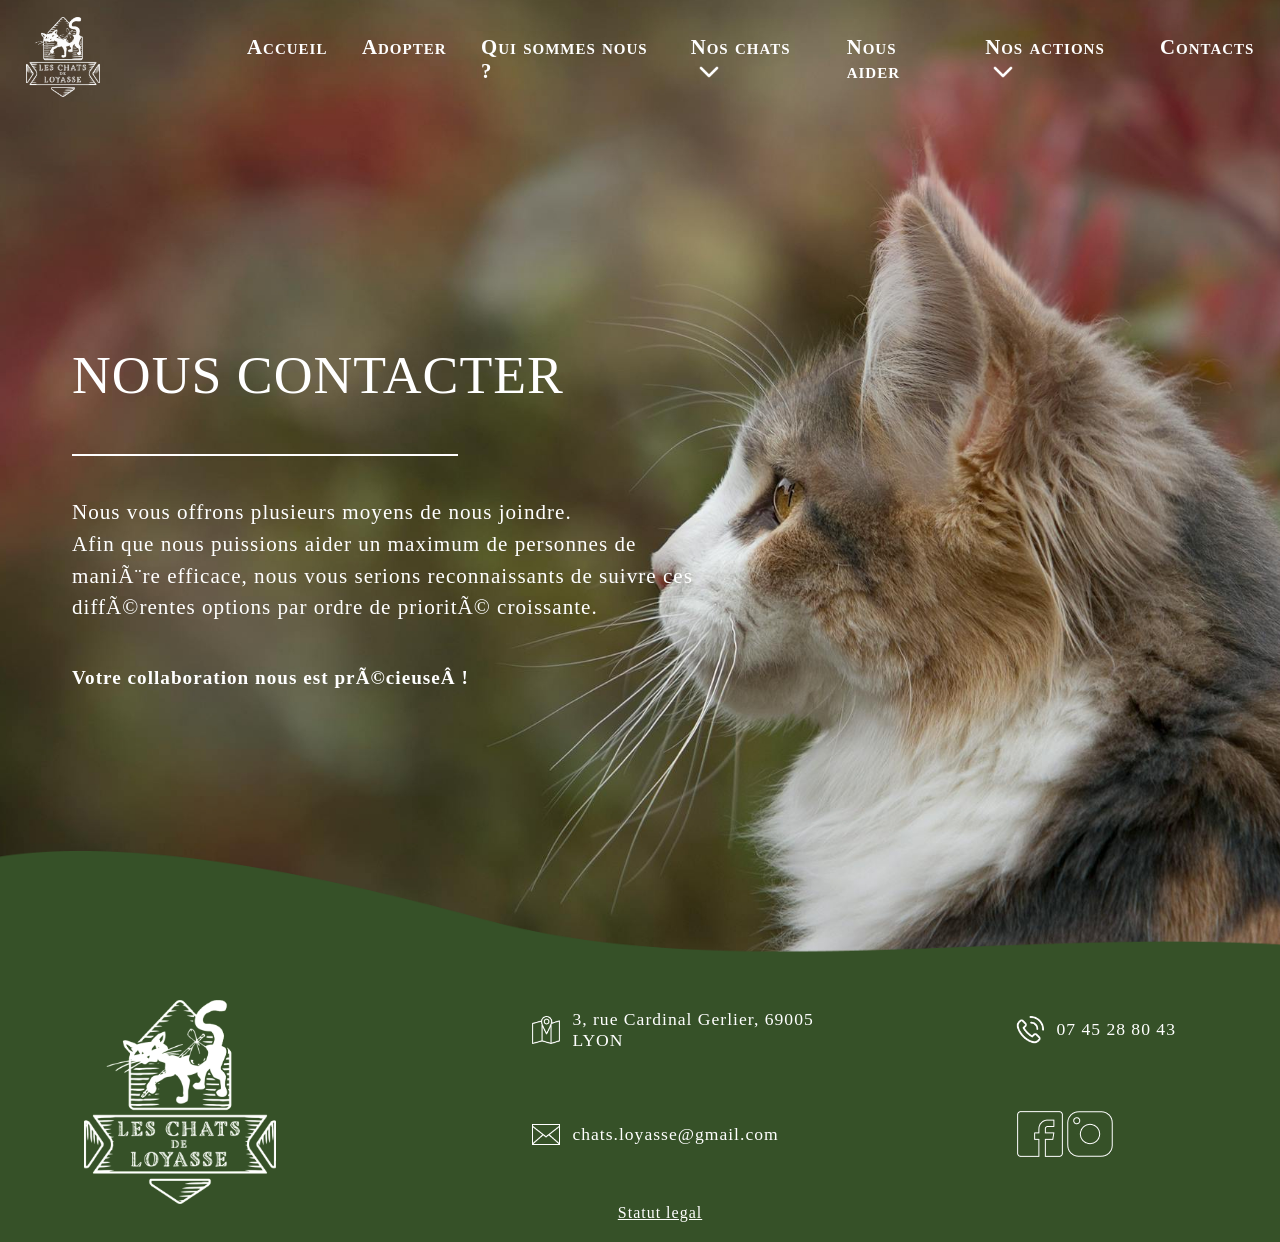
<file: contact.html>
<!DOCTYPE html>

<html lang="fr">
    <head>
    <link rel="stylesheet" href="./styles/index.css">
    <link rel="icon" href="./assets/logo/logo.png"
    <meta charset="UTF-8">
    <meta name="viewport" content="width=device-width, initial-scale=1.0">
    <title>Les Chats de Loyasse</title>
    <script src="./js/mobile.js" defer></script>
    <script id="relative-root" type='text/plain'>./</script>
</head> 
    
    <body>
        <header id="header">
    <nav id="nav-placeholder">
        <div class="logo"> <img src="./assets/logo/logo.png" alt="Logo Association"> </div>
        <ul>
            <li><a href="./index.html">Accueil</a></li>
            <li><a href="./adopter.html">Adopter</a></li>
            <li><a href="./qui-sommes-nous.html">Qui sommes nous ?</a></li>
            <li class="dropdown"><a href="#">Nos chats<img src="./assets/icones/arrow.png"></a>
                <ul class="dropdown-menu">
                    <li><a href="./nos-chats/nouvelles-chats.html">Des nouvelles de nos chats</a></li>
                    <li><a href="./nos-chats/chats-partis.html">Ils nous ont quittés</a></li>
                </ul>
            </li>
            <li><a href="./nous-aider.html">Nous aider</a></li>
            <li class="dropdown"><a href="#">Nos actions<img src="./assets/icones/arrow.png"></a>
                <ul class="dropdown-menu">
                    <li><a href="./nos-actions/actualites.html">Nos actions récentes</a></li>
                    <li><a href="./nos-actions/archives.html">Archives</a></li>
                    <li><a href="./nos-actions/gazette.html">Gazette</a></li>
                </ul>
            </li>
            <li><a href="./contact.html">Contacts</a></li>
        </ul>
    </nav>
</header>   

        <section class="accueil-contact">
            <div class="accueil-text">
                <h1 class="title">NOUS CONTACTER</h1>
                <hr class="separator">
                <p class="text">Nous vous offrons plusieurs moyens de nous joindre. <br> Afin que nous puissions aider un maximum de personnes de manière efficace, nous vous serions reconnaissants de suivre ces différentes options par ordre de priorité croissante.</p>
            <p class="highlight">Votre collaboration nous est précieuse !</p>
            </div>
        </section>

        <div class="footer">
    <div class="footer-content">
    <img src="./assets/logo/logo-footer.png" alt="Logo Association">
        <section class="contact">
            <div class="contact-link"><img src="./assets/icones/address.png"><p>3, rue Cardinal Gerlier, 69005 LYON</p></div>
            <div class="contact-link"><img src="./assets/icones/phone.png"><p>07 45 28 80 43</p></div>
            <div class="contact-link"><img src="./assets/icones/mail.png"><p>chats.loyasse@gmail.com</p></div>
            <div class="contact-link">
                <div class="socials">
                    <a href="https://www.facebook.com/p/Association-Les-Chats-de-Loyasse-100064752067295/?locale=fr_FR"  target="_blank"><img src="./assets/icones/facebook.png"></a>
                    <a href="https://www.instagram.com/leschatsdeloyasse/"  target="_blank"><img src="./assets/icones/instagram.png"></a>
                </div>
        </section>
    </div>
    <a href="https://www.journal-officiel.gouv.fr/pages/associations-detail-annonce/?q.id=id:201700211063"  target="_blank">Statut legal</a>
</div>

    </body>
    
</html>
</file>
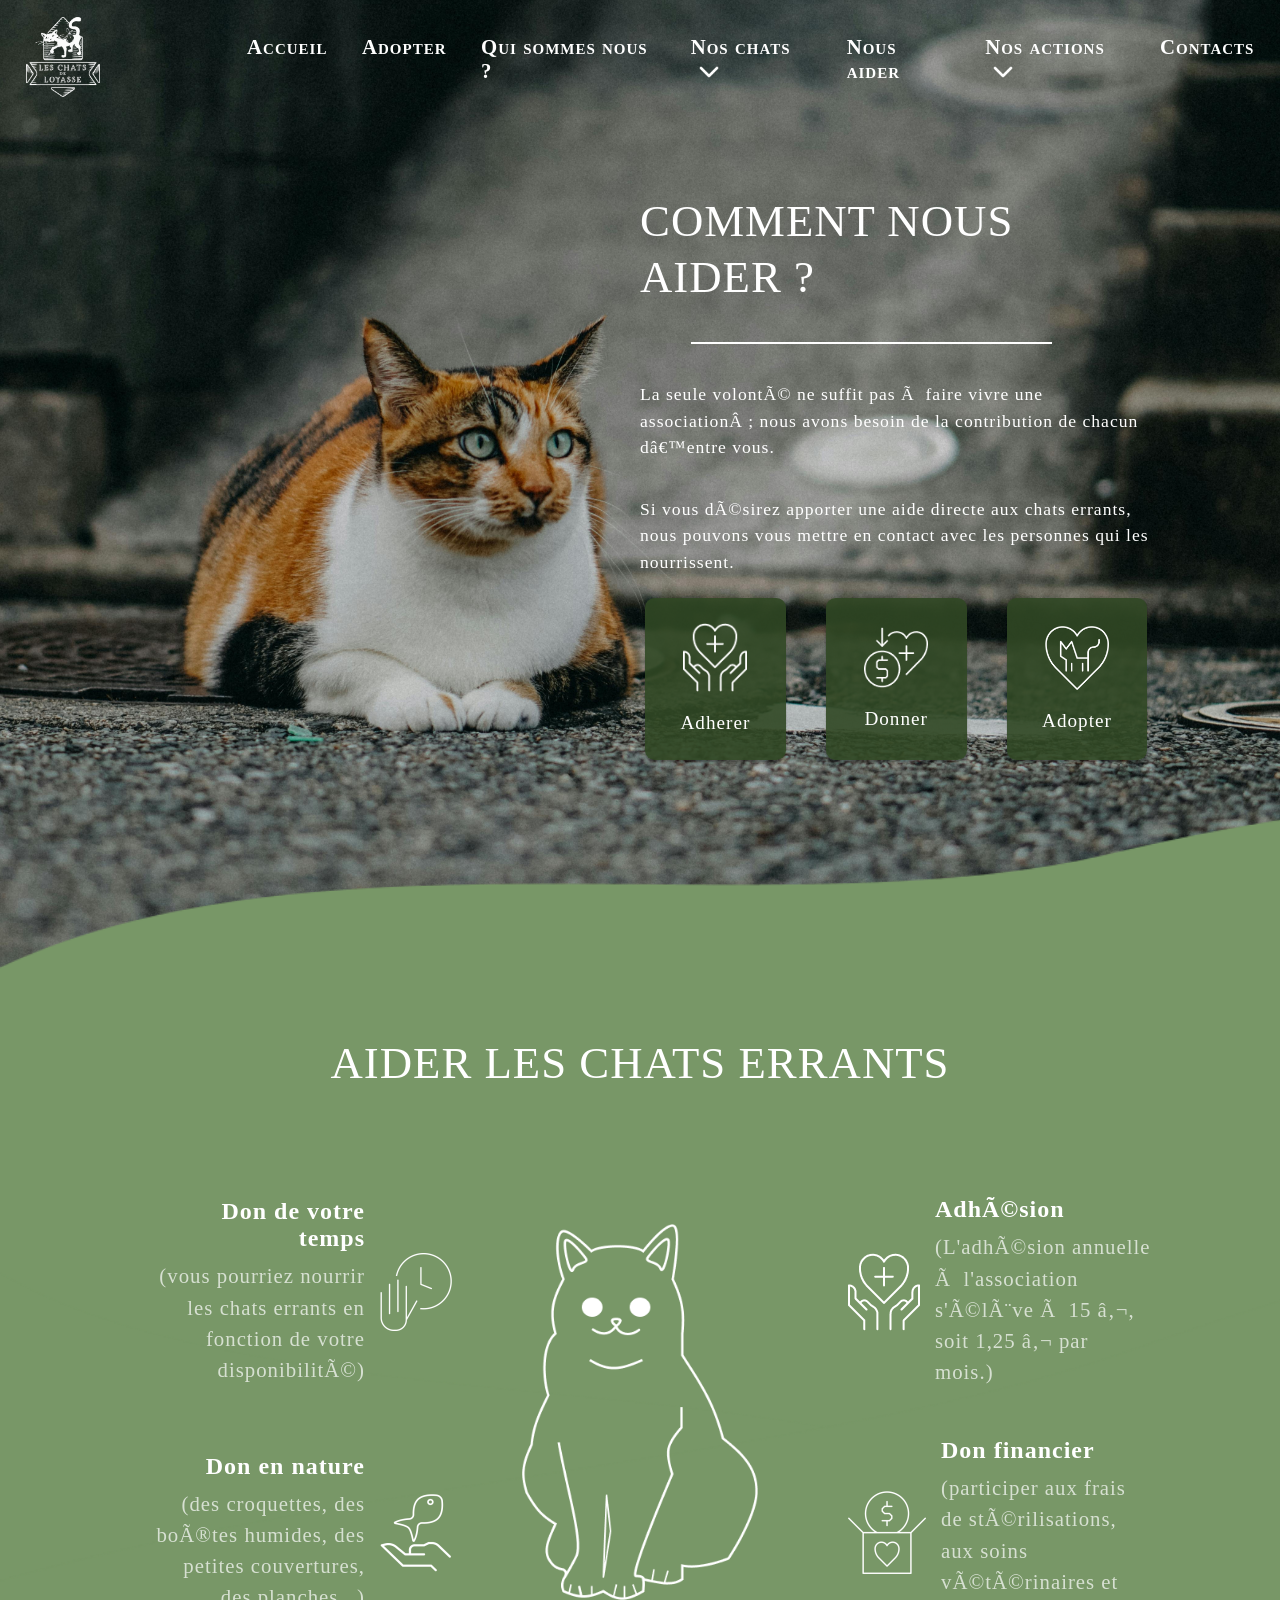
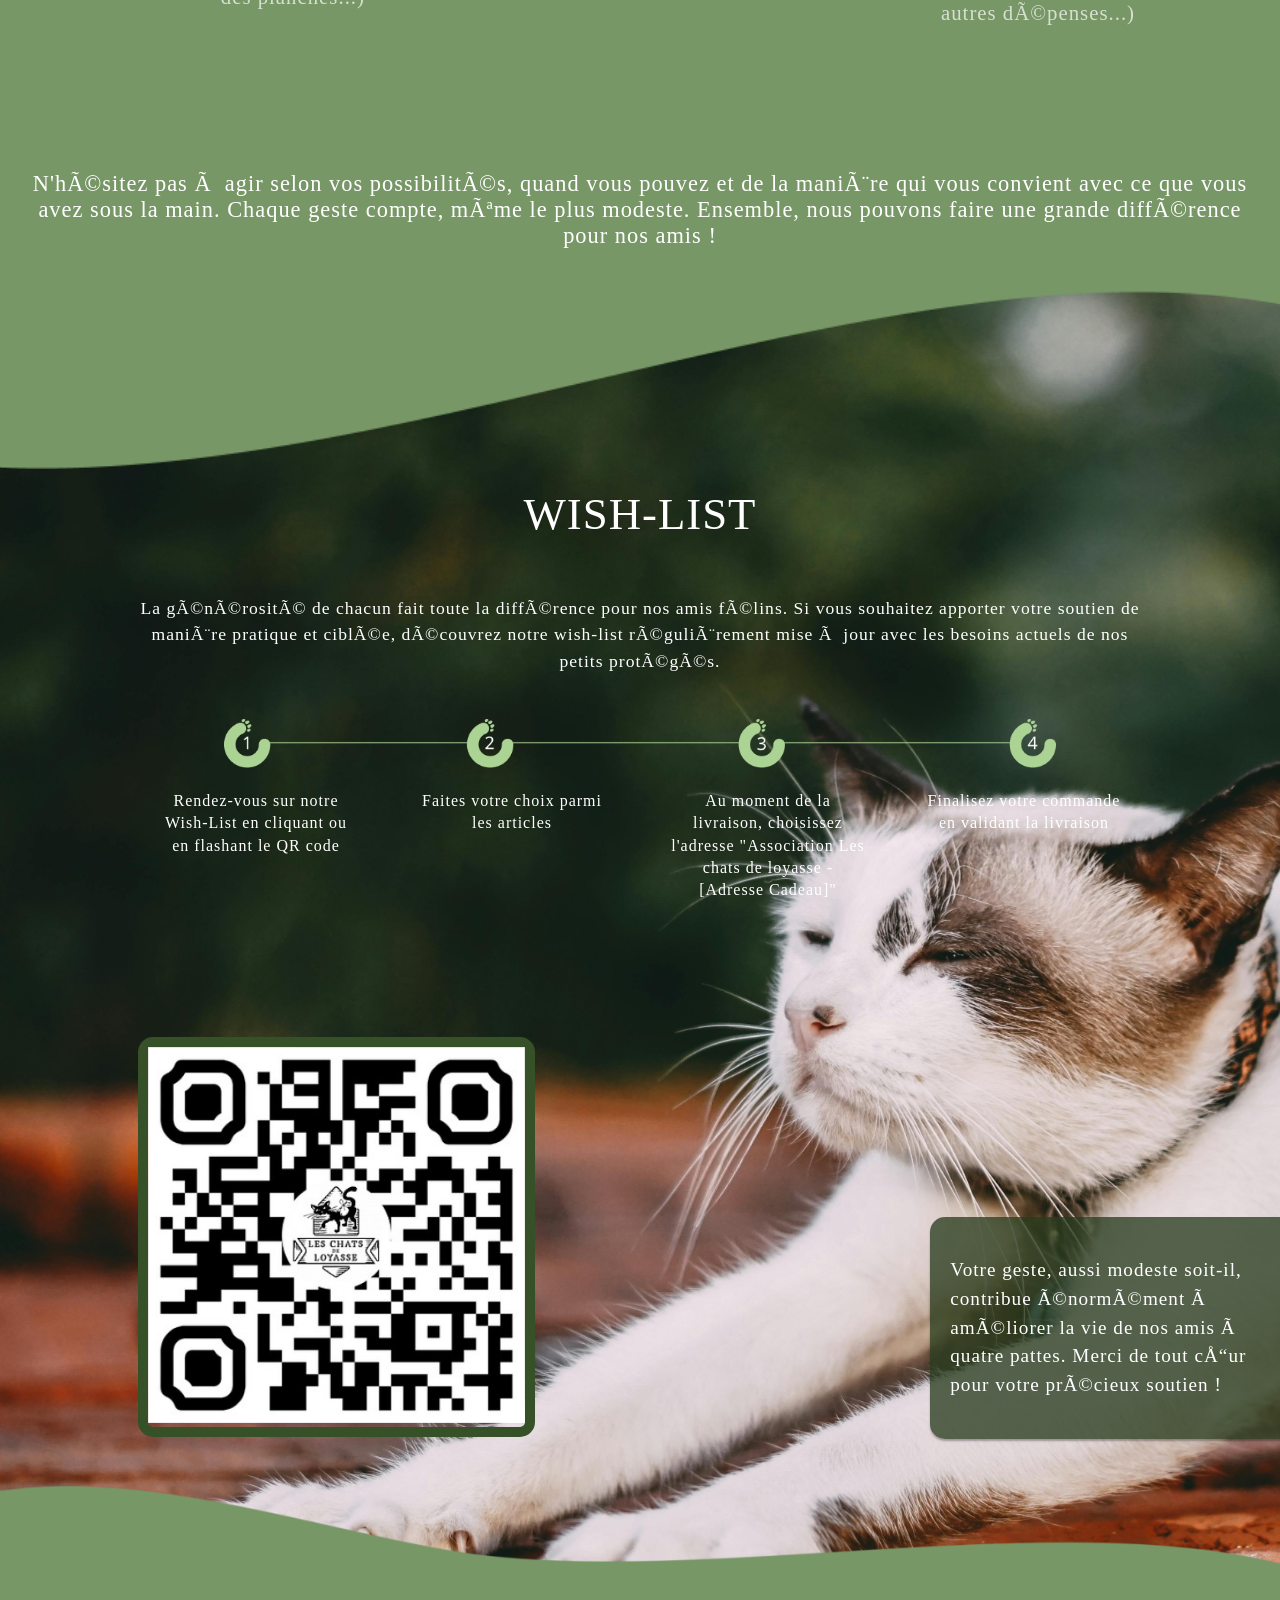
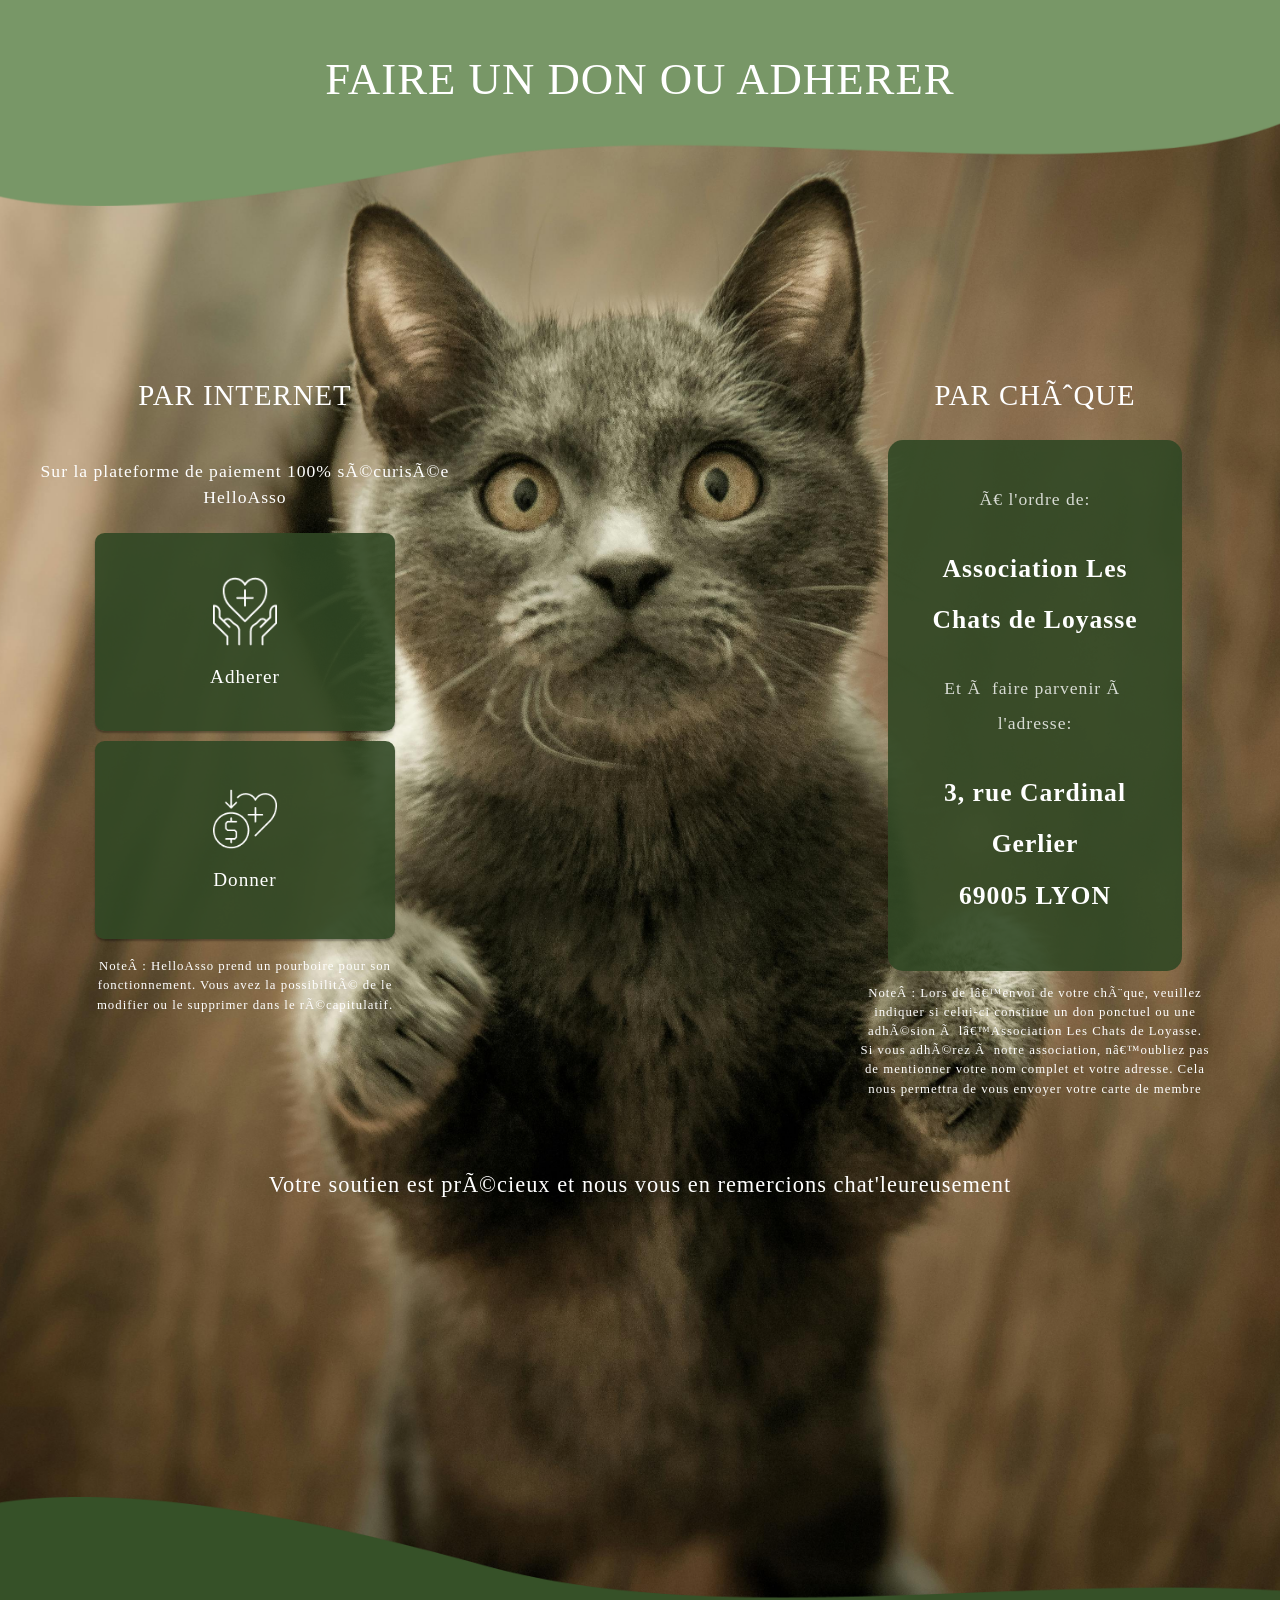
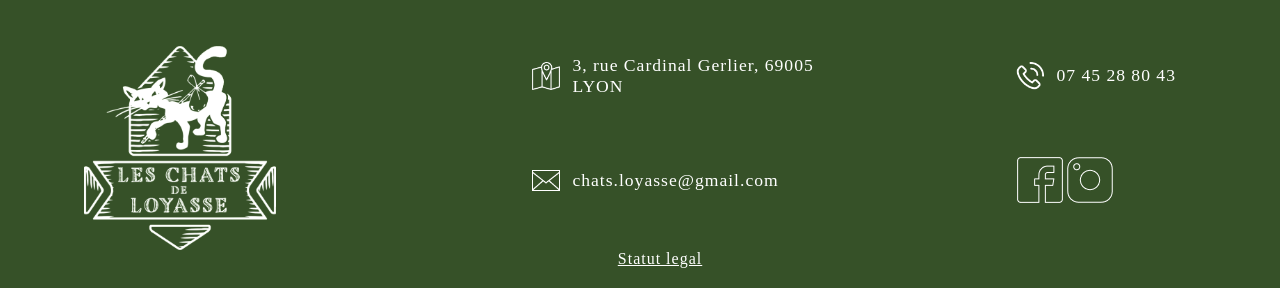
<file: nous-aider.html>
<!DOCTYPE html>

<html lang="fr">
    <head>
    <link rel="stylesheet" href="./styles/index.css">
    <link rel="icon" href="./assets/logo/logo.png"
    <meta charset="UTF-8">
    <meta name="viewport" content="width=device-width, initial-scale=1.0">
    <title>Les Chats de Loyasse</title>
    <script src="./js/mobile.js" defer></script>
    <script id="relative-root" type='text/plain'>./</script>
</head> 
    
    <body>
        <header id="header">
    <nav id="nav-placeholder">
        <div class="logo"> <img src="./assets/logo/logo.png" alt="Logo Association"> </div>
        <ul>
            <li><a href="./index.html">Accueil</a></li>
            <li><a href="./adopter.html">Adopter</a></li>
            <li><a href="./qui-sommes-nous.html">Qui sommes nous ?</a></li>
            <li class="dropdown"><a href="#">Nos chats<img src="./assets/icones/arrow.png"></a>
                <ul class="dropdown-menu">
                    <li><a href="./nos-chats/nouvelles-chats.html">Des nouvelles de nos chats</a></li>
                    <li><a href="./nos-chats/chats-partis.html">Ils nous ont quittés</a></li>
                </ul>
            </li>
            <li><a href="./nous-aider.html">Nous aider</a></li>
            <li class="dropdown"><a href="#">Nos actions<img src="./assets/icones/arrow.png"></a>
                <ul class="dropdown-menu">
                    <li><a href="./nos-actions/actualites.html">Nos actions récentes</a></li>
                    <li><a href="./nos-actions/archives.html">Archives</a></li>
                    <li><a href="./nos-actions/gazette.html">Gazette</a></li>
                </ul>
            </li>
            <li><a href="./contact.html">Contacts</a></li>
        </ul>
    </nav>
</header>   

        <section class="accueil nous-aider">
            <div class="accueil-text">
                <h1 class="title">COMMENT NOUS AIDER ?</h1>
                <hr class="separator">
                <p class="text">La seule volonté ne suffit pas à faire vivre une association ; nous avons besoin de la contribution de chacun d’entre vous.</p>
                <p class="text">Si vous désirez apporter une aide directe aux chats errants, nous pouvons vous mettre en contact avec les personnes qui les nourrissent.</p>
                <div class="action-buttons accueil-buttons">
                    <a href="https://www.helloasso.com/associations/association-les-chats-de-loyasse/adhesions/adhesion-les-chats-de-loyasse-2" target="_blank"><button class="action-button accueil-button"><img src="./assets/icones/mains-coeur.png">Adherer</button></a>
                    <a href="https://www.google.com/url?q=https%3A%2F%2Fwww.helloasso.com%2Fassociations%2Fassociation-les-chats-de-loyasse%2Fformulaires%2F7&sa=D&sntz=1&usg=AOvVaw3pEcGLYBDnmaPKAEy1qofB"  target="_blank"><button class="action-button accueil-button"><img src="./assets/icones/piece-coeur.png">Donner</button></a>
                    <a href="adopter.html"><button class="action-button accueil-button"><img src="./assets/icones/coeur-chat.png">Adopter</button></a>
                </div>
            </div>
            </div>
        </section>

        <!-- details des actions-->

        <section class="section-aider">
            <div class="aider">
                <h2 class="subtitle">AIDER LES CHATS ERRANTS</h2>
                <div class="list-aide">
                    <div class="help-item item-top-left">
                        <div class="help-text-block">
                            <h3 class="help-title">Don de votre temps</h3>
                            <p class="help-description">(vous pourriez nourrir les chats errants en fonction de votre disponibilité)</p>
                        </div>
                        <img src="./assets/icones/don-temps.png" alt="" class="help-icon">
                    </div>
            
                    <img src="./assets/icones/chat-vector.png" alt="Illustration d'un chat" class="central-cat-image">
            
                    <div class="help-item item-top-right">
                        <img src="./assets/icones/mains-coeur.png" alt="" class="help-icon">
                        <div class="help-text-block">
                            <h3 class="help-title">Adhésion</h3>
                            <p class="help-description">(L'adhésion annuelle à l'association s'élève à 15 €, soit 1,25 € par mois.)</p>
                        </div>
                    </div>
            
                    <div class="help-item item-bottom-left">
                        <div class="help-text-block">
                            <h3 class="help-title">Don en nature</h3>
                            <p class="help-description">(des croquettes, des boîtes humides, des petites couvertures, des planches...)</p>
                        </div>
                        <img src="./assets/icones/don-poisson.png" alt="" class="help-icon">
                    </div>
            
                    <div class="help-item item-bottom-right">
                        <img src="./assets/icones/dollar-boite.png" alt="" class="help-icon">
                        <div class="help-text-block">
                            <h3 class="help-title">Don financier</h3>
                            <p class="help-description">(participer aux frais de stérilisations, aux soins vétérinaires et autres dépenses...)</p>
                        </div>
                    </div>
                </div>
            
                <p class="text-fin">
                    N'hésitez pas à agir selon vos possibilités, quand vous pouvez et de la manière qui vous convient avec ce que vous avez sous la main. Chaque geste compte, même le plus modeste. Ensemble, nous pouvons faire une grande différence pour nos amis !
                </p>
            </div>
        </section>

        <section class="wishlist-section">
            <div class="wishlist-content-wrapper">
                <h2 class="subtitle">WISH-LIST</h2>
                <p class="text">
                    La générosité de chacun fait toute la différence pour nos amis félins. Si vous souhaitez apporter votre soutien de manière pratique et ciblée, découvrez notre wish-list régulièrement mise à jour avec les besoins actuels de nos petits protégés.
                </p>
                <div class="wishlist-steps-list">
                    <div class="image-steps-container">
                        <img src="./assets/icones/step-wishlist.png">
                    </div>
                    <div class="wishlist-steps">
                        <div class="step">
                            <p>Rendez-vous sur notre Wish-List en cliquant ou en flashant le QR code</p>
                        </div>
                        <div class="step">
                            <p>Faites votre choix parmi les articles</p>
                        </div>
                        <div class="step">
                            <p>Au moment de la livraison, choisissez l'adresse "Association Les chats de loyasse - [Adresse Cadeau]"</p>
                        </div>
                        <div class="step">
                            <p>Finalisez votre commande en validant la livraison</p>
                        </div>
                    </div>
                </div>
        
                <div class="wishlist-visuals">
                    <div class="qr-code-area">
                    <a href="https://www.amazon.fr/hz/wishlist/ls/2ANI1FI5B7MJ6" target="_blank"><img src="./assets/images/qr-code.png" alt="QR Code Wishlist"></a>
                    </div>
                    <div class="overlay-text-box">
                        <p>Votre geste, aussi modeste soit-il, contribue énormément à améliorer la vie de nos amis à quatre pattes. Merci de tout cœur pour votre précieux soutien !</p>
                    </div>
                </div>
            </div>
        </section>

        <section class="section-don-adhesion">
            <p class="subtitle">FAIRE UN DON OU ADHERER</p>
            <div class="don-adhesion"> 
                <div class="methode-paiement">
                    <div class="colonnes-paiement">
                        <div class="colonne-paiement paiement-internet">
                            <p class="section-title">PAR INTERNET</p>
                            <p class="text">Sur la plateforme de paiement 100% sécurisée HelloAsso</p>
                            <a href="https://www.google.com/url?q=https%3A%2F%2Fwww.helloasso.com%2Fassociations%2Fassociation-les-chats-de-loyasse%2Fadhesions%2Fadhesion-les-chats-de-loyasse&sa=D&sntz=1&usg=AOvVaw0lGMFqls0VS19YoFy2FcKp"  target="_blank"><button class="action-button accueil-button"><img src="./assets/icones/mains-coeur.png">Adherer</button></a>
                            <a href="https://www.google.com/url?q=https%3A%2F%2Fwww.helloasso.com%2Fassociations%2Fassociation-les-chats-de-loyasse%2Fformulaires%2F7&sa=D&sntz=1&usg=AOvVaw3pEcGLYBDnmaPKAEy1qofB"  target="_blank"><button class="action-button accueil-button"><img src="./assets/icones/piece-coeur.png">Donner</button></a>
                            <p class="text note">Note : HelloAsso prend un pourboire pour son fonctionnement. Vous avez la possibilité de le modifier ou le supprimer dans le récapitulatif.</p>
                        </div>
                        <div class="colonne-paiement paiement-cheque">
                            <p class="section-title">PAR CHÈQUE</p>
                            <div class="cheque-details">
                                <p class="text">À l'ordre de:</p>
                                <p class="text info"><strong>Association Les Chats de Loyasse</strong></p>
                                <p class="text">Et à faire parvenir à l'adresse:</p>
                                    <p class="text info"><strong>3, rue Cardinal Gerlier<br>
                                    69005 LYON</strong></p>
                            </div>
                            <p class="text note">Note : Lors de l’envoi de votre chèque, veuillez indiquer si celui-ci constitue un don ponctuel ou une adhésion à l’Association Les Chats de Loyasse. Si vous adhérez à notre association, n’oubliez pas de mentionner votre nom complet et votre adresse. Cela nous permettra de vous envoyer votre carte de membre</p>
                        </div>
                    </div>
                </div>
                <p class="text-fin">
                    Votre soutien est précieux et nous vous en remercions chat'leureusement
                </p>
            </div>
        </section>

        <div class="footer">
    <div class="footer-content">
    <img src="./assets/logo/logo-footer.png" alt="Logo Association">
        <section class="contact">
            <div class="contact-link"><img src="./assets/icones/address.png"><p>3, rue Cardinal Gerlier, 69005 LYON</p></div>
            <div class="contact-link"><img src="./assets/icones/phone.png"><p>07 45 28 80 43</p></div>
            <div class="contact-link"><img src="./assets/icones/mail.png"><p>chats.loyasse@gmail.com</p></div>
            <div class="contact-link">
                <div class="socials">
                    <a href="https://www.facebook.com/p/Association-Les-Chats-de-Loyasse-100064752067295/?locale=fr_FR"  target="_blank"><img src="./assets/icones/facebook.png"></a>
                    <a href="https://www.instagram.com/leschatsdeloyasse/"  target="_blank"><img src="./assets/icones/instagram.png"></a>
                </div>
        </section>
    </div>
    <a href="https://www.journal-officiel.gouv.fr/pages/associations-detail-annonce/?q.id=id:201700211063"  target="_blank">Statut legal</a>
</div>

    </body>
</html>
</file>
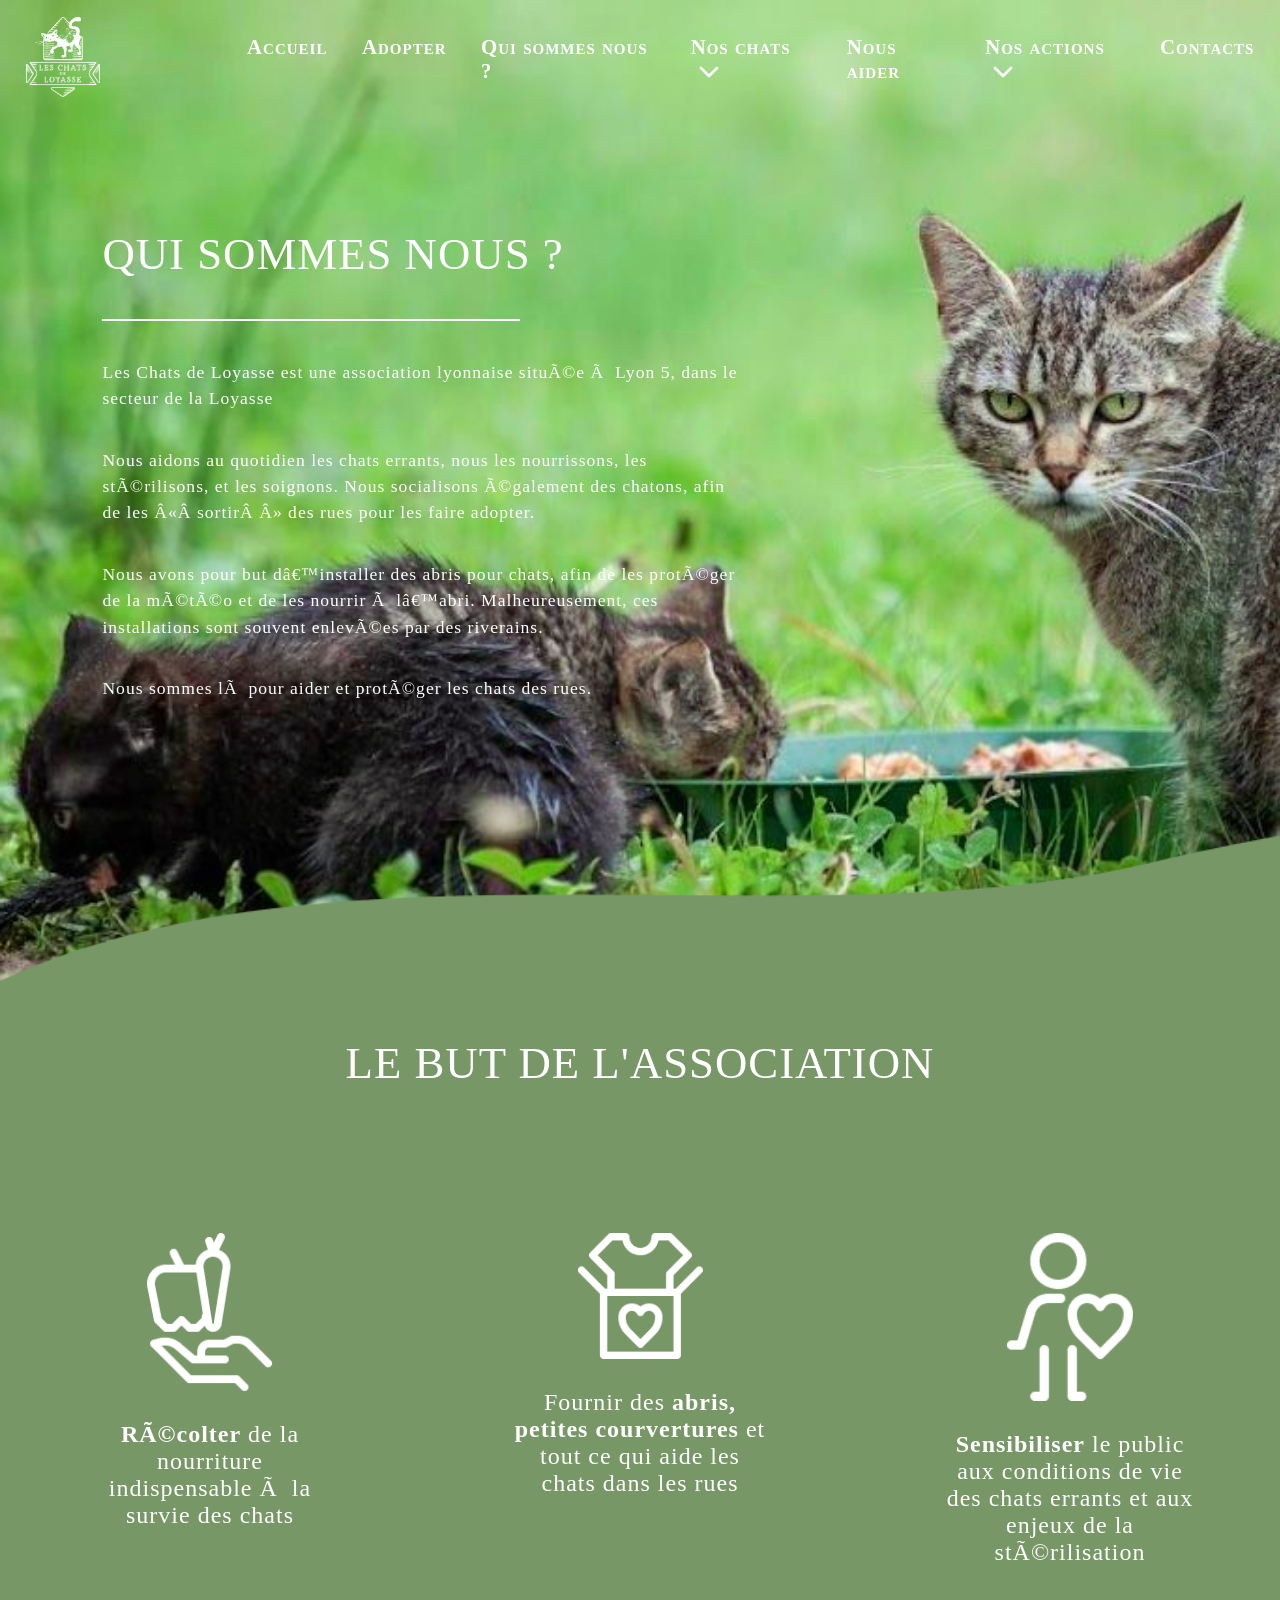
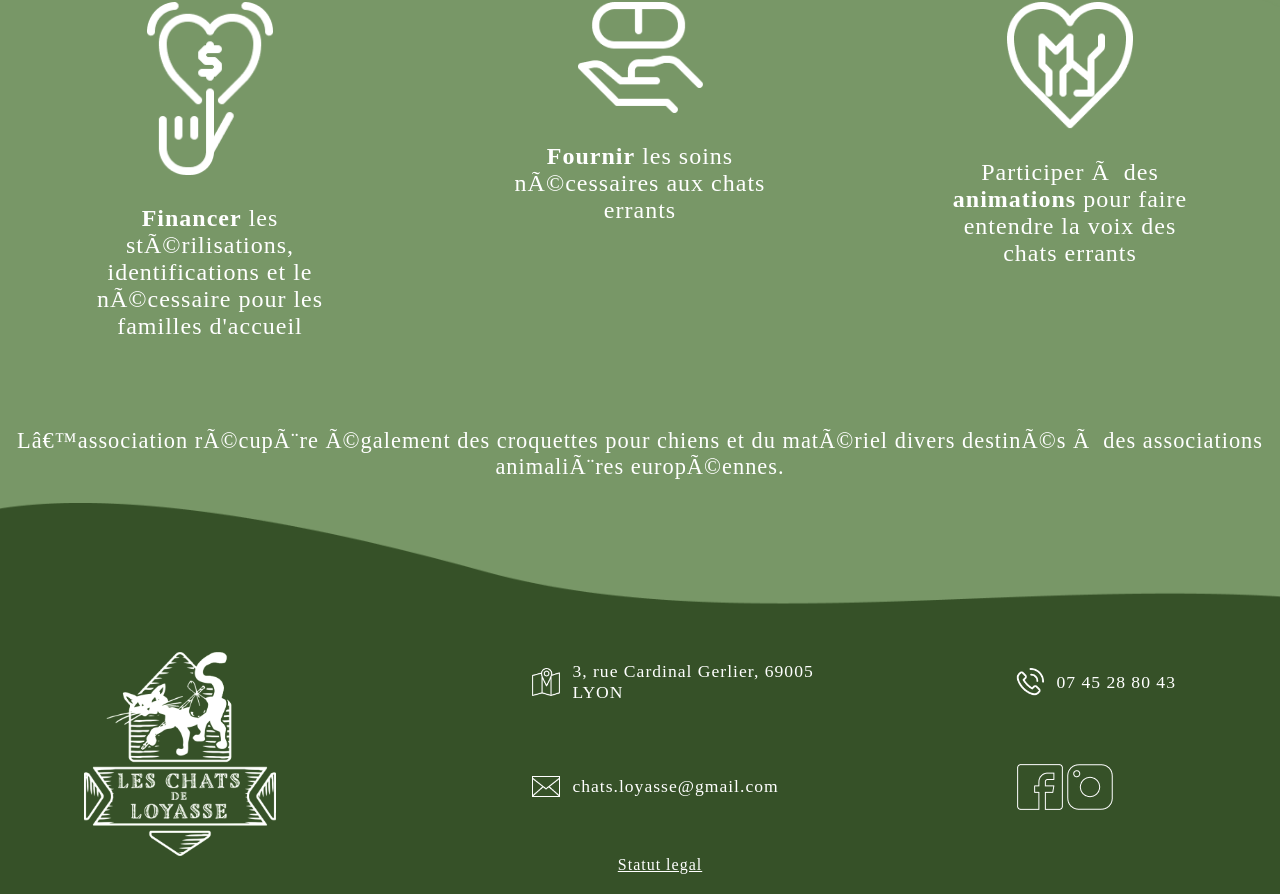
<file: qui-sommes-nous.html>
<!DOCTYPE html>

<html lang="fr">
    <head>
    <link rel="stylesheet" href="./styles/index.css">
    <link rel="icon" href="./assets/logo/logo.png"
    <meta charset="UTF-8">
    <meta name="viewport" content="width=device-width, initial-scale=1.0">
    <title>Les Chats de Loyasse</title>
    <script src="./js/mobile.js" defer></script>
    <script id="relative-root" type='text/plain'>./</script>
</head> 
    
    <body>
        <header id="header">
    <nav id="nav-placeholder">
        <div class="logo"> <img src="./assets/logo/logo.png" alt="Logo Association"> </div>
        <ul>
            <li><a href="./index.html">Accueil</a></li>
            <li><a href="./adopter.html">Adopter</a></li>
            <li><a href="./qui-sommes-nous.html">Qui sommes nous ?</a></li>
            <li class="dropdown"><a href="#">Nos chats<img src="./assets/icones/arrow.png"></a>
                <ul class="dropdown-menu">
                    <li><a href="./nos-chats/nouvelles-chats.html">Des nouvelles de nos chats</a></li>
                    <li><a href="./nos-chats/chats-partis.html">Ils nous ont quittés</a></li>
                </ul>
            </li>
            <li><a href="./nous-aider.html">Nous aider</a></li>
            <li class="dropdown"><a href="#">Nos actions<img src="./assets/icones/arrow.png"></a>
                <ul class="dropdown-menu">
                    <li><a href="./nos-actions/actualites.html">Nos actions récentes</a></li>
                    <li><a href="./nos-actions/archives.html">Archives</a></li>
                    <li><a href="./nos-actions/gazette.html">Gazette</a></li>
                </ul>
            </li>
            <li><a href="./contact.html">Contacts</a></li>
        </ul>
    </nav>
</header>   
        
        <section class="accueil qui-sommes-nous">
            <div class="text-qui-sommes-nous">
                <h1 class="title">QUI SOMMES NOUS ?</h1>
                <hr class="separator">
                <p class="text">Les Chats de Loyasse est une association lyonnaise située à Lyon 5, dans le secteur de la Loyasse</p>
                <p class="text">Nous aidons au quotidien les chats errants, nous les nourrissons, les stérilisons, et les soignons. Nous socialisons également des chatons, afin de les « sortir » des rues pour les faire  adopter.</p>
                <p class="text">Nous avons pour but d’installer des abris pour chats, afin de les protéger de la météo et de les nourrir à l’abri. Malheureusement, ces installations sont souvent enlevées par des riverains.</p>
                <p class="text">Nous sommes là pour aider et protéger les chats des rues.</p>
            </div>
        </section>

        <!-- details des actions-->

        <section class="section-association-actions">
            <div class="association-actions">
                <h2 class="subtitle">LE BUT DE L'ASSOCIATION</h2>
                <div class="list-association-actions">
                    <div class="association-action">
                        <img src="./assets/icones/don-nourriture.png">
                        <p><strong>Récolter</strong> de la nourriture indispensable à la survie des chats</p>
                    </div>
                    <div class="association-action">
                        <img src="./assets/icones/don-vetements.png">
                        <p>Fournir des <strong>abris, petites courvertures</strong> et tout ce qui aide les chats dans les rues</p>
                    </div>
                    <div class="association-action">
                        <img src="./assets/icones/sensibilisation.png">
                        <p><strong>Sensibiliser</strong> le public aux conditions de vie des chats errants et aux enjeux de la stérilisation</p>
                    </div>
                    <div class="association-action">
                        <img src="./assets/icones/financer.png">
                        <p><strong>Financer</strong> les stérilisations, identifications et le nécessaire pour les familles d'accueil</p>
                    </div>
                    <div class="association-action">
                        <img src="./assets/icones/don-medicament.png">
                        <p><strong>Fournir</strong> les soins nécessaires aux chats errants</p>
                    </div>
                    <div class="association-action">
                        <img src="./assets/icones/coeur-chat-assis.png">
                        <p>Participer à des <strong>animations</strong> pour faire entendre la voix des chats errants</p>
                    </div>
                </div>
                <p class="text-fin">L’association récupère également des croquettes pour chiens et du matériel divers  destinés à des associations animalières européennes.</p>
            </div>
        </section>
        
        <div class="footer">
    <div class="footer-content">
    <img src="./assets/logo/logo-footer.png" alt="Logo Association">
        <section class="contact">
            <div class="contact-link"><img src="./assets/icones/address.png"><p>3, rue Cardinal Gerlier, 69005 LYON</p></div>
            <div class="contact-link"><img src="./assets/icones/phone.png"><p>07 45 28 80 43</p></div>
            <div class="contact-link"><img src="./assets/icones/mail.png"><p>chats.loyasse@gmail.com</p></div>
            <div class="contact-link">
                <div class="socials">
                    <a href="https://www.facebook.com/p/Association-Les-Chats-de-Loyasse-100064752067295/?locale=fr_FR"  target="_blank"><img src="./assets/icones/facebook.png"></a>
                    <a href="https://www.instagram.com/leschatsdeloyasse/"  target="_blank"><img src="./assets/icones/instagram.png"></a>
                </div>
        </section>
    </div>
    <a href="https://www.journal-officiel.gouv.fr/pages/associations-detail-annonce/?q.id=id:201700211063"  target="_blank">Statut legal</a>
</div>

    </body>
</html>
</file>
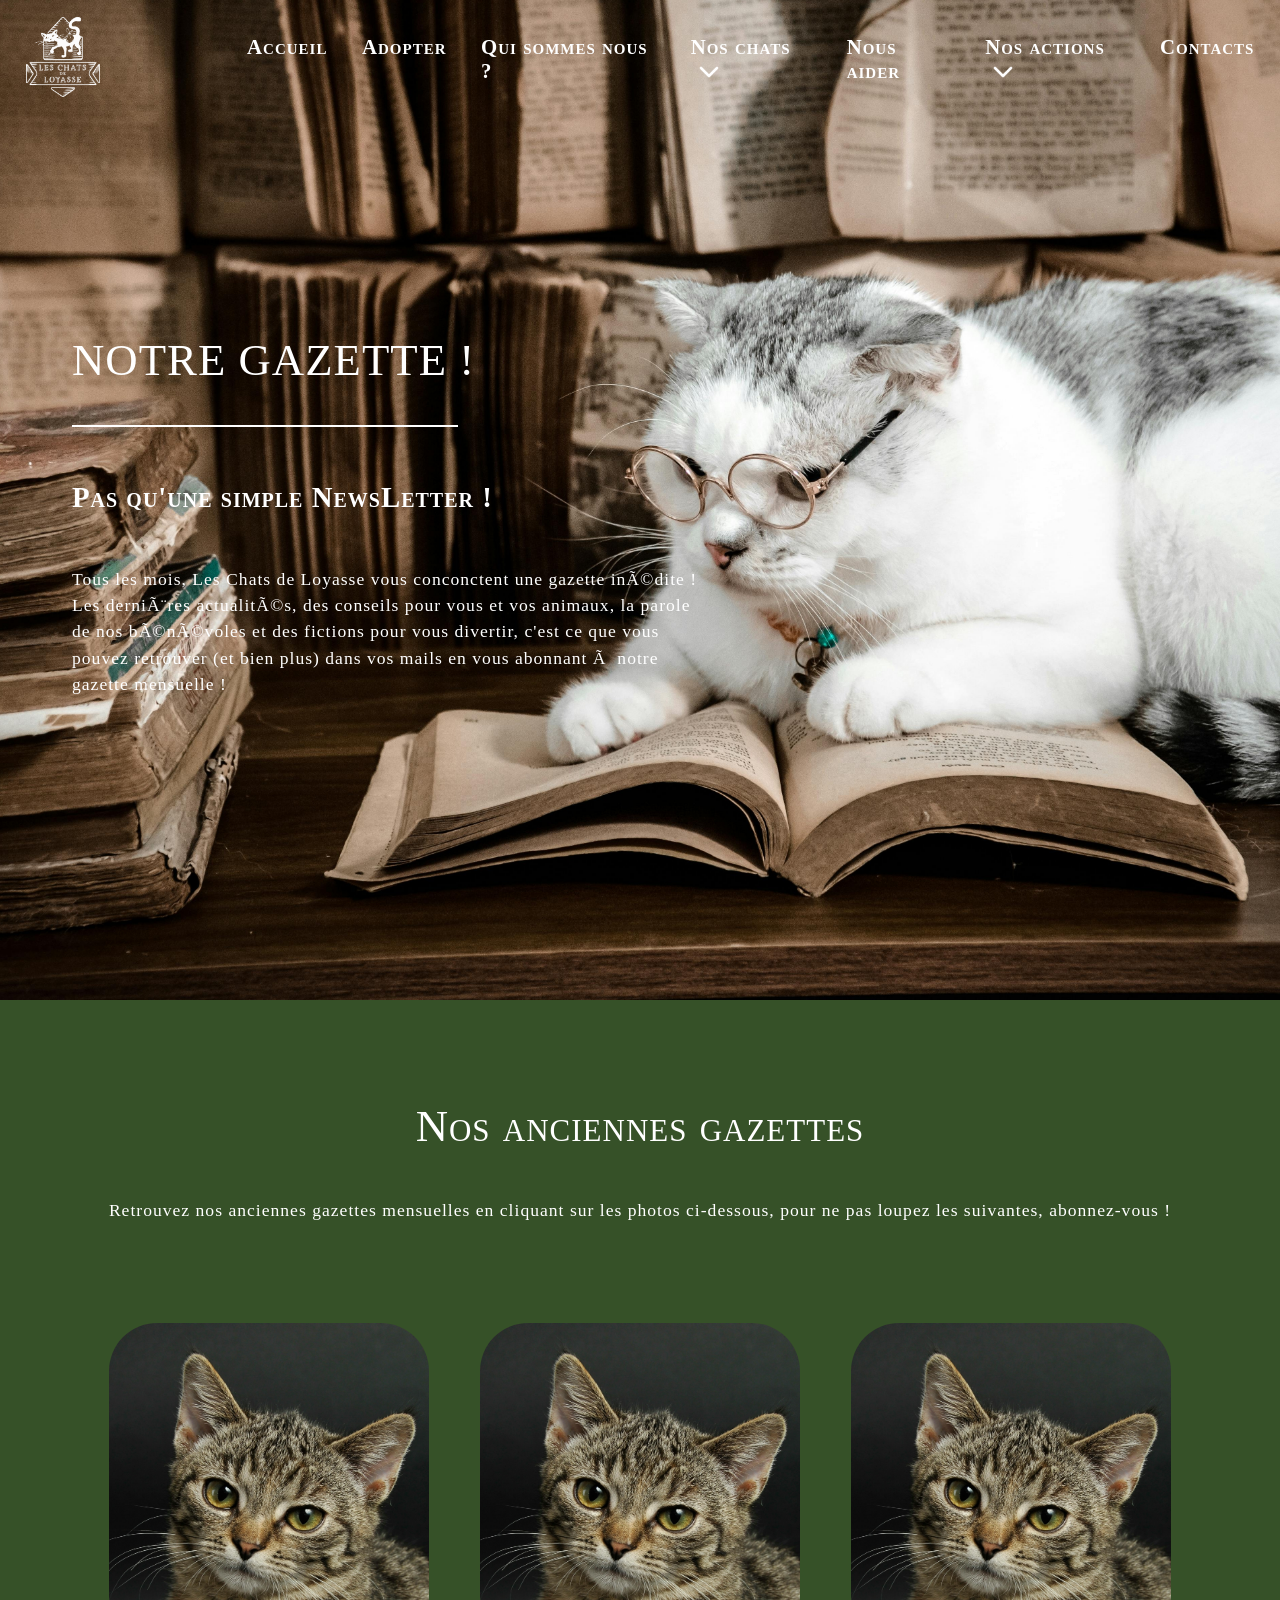
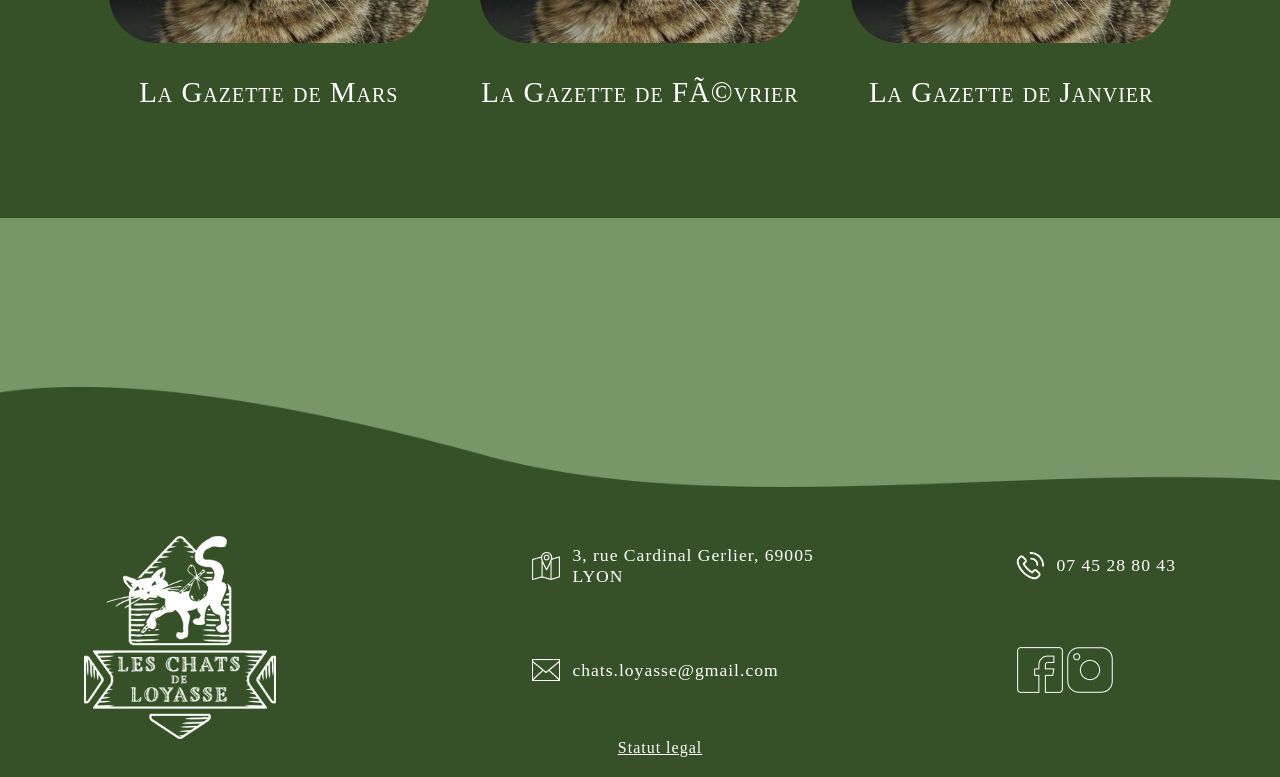
<file: nos-actions/gazette.html>
<!DOCTYPE html>

<html lang="fr">
    <head>
    <link rel="stylesheet" href="../styles/index.css">
    <link rel="icon" href="../assets/logo/logo.png"
    <meta charset="UTF-8">
    <meta name="viewport" content="width=device-width, initial-scale=1.0">
    <title>Les Chats de Loyasse</title>
    <script src="../js/mobile.js" defer></script>
    <script id="relative-root" type='text/plain'>../</script>
</head> 
    
    <body>
        <header id="header">
    <nav id="nav-placeholder">
        <div class="logo"> <img src="../assets/logo/logo.png" alt="Logo Association"> </div>
        <ul>
            <li><a href="../index.html">Accueil</a></li>
            <li><a href="../adopter.html">Adopter</a></li>
            <li><a href="../qui-sommes-nous.html">Qui sommes nous ?</a></li>
            <li class="dropdown"><a href="#">Nos chats<img src="../assets/icones/arrow.png"></a>
                <ul class="dropdown-menu">
                    <li><a href="../nos-chats/nouvelles-chats.html">Des nouvelles de nos chats</a></li>
                    <li><a href="../nos-chats/chats-partis.html">Ils nous ont quittés</a></li>
                </ul>
            </li>
            <li><a href="../nous-aider.html">Nous aider</a></li>
            <li class="dropdown"><a href="#">Nos actions<img src="../assets/icones/arrow.png"></a>
                <ul class="dropdown-menu">
                    <li><a href="../nos-actions/actualites.html">Nos actions récentes</a></li>
                    <li><a href="../nos-actions/archives.html">Archives</a></li>
                    <li><a href="../nos-actions/gazette.html">Gazette</a></li>
                </ul>
            </li>
            <li><a href="../contact.html">Contacts</a></li>
        </ul>
    </nav>
</header>   

        <section class="accueil gazette">
            <div class="accueil-text">
                <h1 class="title">NOTRE GAZETTE !</h1>
                <hr class="separator">
                <p class="highlight section-title">Pas qu'une simple NewsLetter !</p>
                <p class="text">Tous les mois, Les Chats de Loyasse vous conconctent une gazette inédite ! Les dernières actualités, des conseils pour vous et vos animaux, la parole de nos bénévoles et des fictions pour vous divertir, c'est ce que vous pouvez retrouver (et bien plus) dans vos mails en vous abonnant à notre gazette mensuelle ! </p>
            </div>
        </section>

        <section class="section-anciennes-gazettes">
            <div class="anciennes-gazettes-titre">
                <p class="subtitle">Nos anciennes gazettes</p>
                <p class="text">Retrouvez nos anciennes gazettes mensuelles en cliquant sur les photos ci-dessous, pour ne pas loupez les suivantes, abonnez-vous !</p>
            </div>
            <div class="anciennes-gazettes-liens">
                
                    <div class="ancienne-gazette">
                        <a href="https://drive.google.com/file/d/1SH5hGNTusRQVsTLkuKoYG5r296IJaDym/view?usp=drive_link" target="_blank">
                            <img src="../assets/images/image-default.jpg">
                            <p class="section-title">La Gazette de Mars</p>
                        </a>
                    </div>
                
                    <div class="ancienne-gazette">
                        <a href="https://drive.google.com/file/d/1aDOsSL5uBfU5mPy71bnRS-i7XX1YuylP/view?usp=drive_link" target="_blank">
                            <img src="../assets/images/image-default.jpg">
                            <p class="section-title">La Gazette de Février</p>
                        </a>
                    </div>
                
                    <div class="ancienne-gazette">
                        <a href="https://drive.google.com/file/d/10SD03kHTOL5uh0qNoaQtkWcilLU1_rKR/view?usp=drive_link" target="_blank">
                            <img src="../assets/images/image-default.jpg">
                            <p class="section-title">La Gazette de Janvier</p>
                        </a>
                    </div>
                
            </div>
        </section>

        <section class="section-abonnement-gazette">
            <div class="formulaire-abonnement">
                <iframe data-w-type="embedded" frameborder="0" scrolling="no" marginheight="0" marginwidth="0" src="https://sizhj.mjt.lu/wgt/sizhj/xr90/form?c=39d682e1" width="100%" style="height: 0;"></iframe>

                <script type="text/javascript" src="https://app.mailjet.com/pas-nc-embedded-v1.js"></script>
            </div>
        </section>

        <div class="footer">
    <div class="footer-content">
    <img src="../assets/logo/logo-footer.png" alt="Logo Association">
        <section class="contact">
            <div class="contact-link"><img src="../assets/icones/address.png"><p>3, rue Cardinal Gerlier, 69005 LYON</p></div>
            <div class="contact-link"><img src="../assets/icones/phone.png"><p>07 45 28 80 43</p></div>
            <div class="contact-link"><img src="../assets/icones/mail.png"><p>chats.loyasse@gmail.com</p></div>
            <div class="contact-link">
                <div class="socials">
                    <a href="https://www.facebook.com/p/Association-Les-Chats-de-Loyasse-100064752067295/?locale=fr_FR"  target="_blank"><img src="../assets/icones/facebook.png"></a>
                    <a href="https://www.instagram.com/leschatsdeloyasse/"  target="_blank"><img src="../assets/icones/instagram.png"></a>
                </div>
        </section>
    </div>
    <a href="https://www.journal-officiel.gouv.fr/pages/associations-detail-annonce/?q.id=id:201700211063"  target="_blank">Statut legal</a>
</div>

    </body>
</html>
</file>
<file: styles/index.css>
/* styles.css */

/* Variables globales */

:root {
    --light-background-color: #789767; /* Definition de la couleur de fond clair */
    --dark-background-color: #365128; /* Definition de la couleur de fond foncé */
    --light-opacity-background: rgba(48, 72, 36, 0.897); /* Definition de la couleur de fond legerement transparent */
    --hover-background: rgba(0, 0, 0, 0.5); /* Definition du fond lors d'un hover */
    --box-shadow: 0 2px 2px 0 rgba(0, 0, 0, 0.3); /* Definition de l'ombre sur les elements */
    overflow-x: hidden;
    forced-color-adjust: none;
}

/* Style global */

body {
    font-family: Georgia, serif, 'Times New Roman', Times, serif;
    margin: 0;
	color: white;
    padding: 0;
    display: flex;
    flex-direction: column;
    align-items: stretch;
    max-width: 100%;
    letter-spacing: 1px;
    text-align: left;
    overflow-x: hidden;
}

header {
    background-color: transparent;
    padding: 10px 0;
    position: absolute;
    width: 100%;
    top: 0;
    left: 0;
    z-index: 1000;
}

a {
    text-decoration: none;
    color: white;
}

.hidden {
    display: none !important;
}

.accueil { 
    display: flex;
    overflow: hidden;
    position: relative;
    text-align: left;
    margin-top: 0px;
    height: 100vh;
    max-width: 100%;
    min-height: 100%;
    padding-top: 100px;
}

/* Style global du text */ 

.title { /* Definit le titres en haut chaque page */
    font-size: 2.8em;
    font-weight: lighter;
    line-height: 125%;
}

.subtitle { /* Definit les titres plus petits */
    font-size: 2.8em;
    font-weight: lighter;
    text-align: center;
    font-variant: small-caps;
}

.section-title { /* Définit les titres de sections */
    font-size: 1.8em;
    font-weight: lighter;
    font-variant: small-caps;
}

.text { /* Text par défaut */
    font-size: 1.1em;
    line-height: 150%;
}

.highlight { /* Text a mettre en avant */
    font-weight: bold;
    line-height: 150%;
}

.citation {
    font-style: italic;
    opacity: 0.7;
    font-size: larger;
}

/* -- NAVIGATION -- */

nav {
    display: flex;
    justify-content: space-between;
    align-items: center;
    font-variant: small-caps;
    font-weight: lighter;
    padding-right: 2vw;
    padding-top: 0.5vh;
    flex-direction: row;
    font-size: 1.3em;
    padding-left: 2vw;
}
nav .logo {
    width: 30vw;
}

nav .logo img {
   width: 20%;
}

nav ul {
    list-style: none;
    display: flex;
    gap: 2.7vw;
    margin-left: -15vw;
}

nav ul li img {
    padding-left: 8px;
    width: 20px;
}

nav ul li a {
    color: white;
    text-decoration: none;
    font-weight: bold;
}

@media only screen and (min-width : 320px) and (max-width : 767px) {
    header {
        display: flex;
        flex-direction: row;
        justify-content: space-between;
    }

    /* Sidenav menu */
    .sidenav {
        height: 100%;
        width: 250px;
        position: fixed;
        z-index: 1;
        top: 0;
        left: -250px;
        background-color: var(--light-background-color);
        padding-top: 60px;
        transition: left 0.5s ease;
    }
  
    /* Sidenav menu links */
    .sidenav a {
        padding: 8px 8px 8px 32px;
        text-decoration: none;
        font-size: 25px;
        color: white;
        display: block;
        transition: 0.3s;
    }
    
    .sidenav a:hover {
        color: var(--dark-background-color);
    }
    
    .sidenav ul {
        list-style-type: none;
        padding: 0;
        margin: 0;
    }
    
    /* Active class */
    .sidenav.active {
        left: 0;
    }
    
    /* Close btn */
    .sidenav .close {
        position: absolute;
        top: 0;
        right: 25px;
        font-size: 36px;
    }
    
    /* Icône burger */
    .burger-icon span {
        display: block;
        width: 35px;
        height: 5px;
        background-color: white;
        margin: 6px 0;
        margin-left: 2vw;
    }


    .logo img {
        width: 10vw;
        padding-right: 4vw;
    }

    li img {
        padding-left: 8px;
        width: 3vw;
    }

    .dropdown-menu-burger a {
        font-size: 1.2em;
        color: var(--dark-background-color);
    }

    .dropdown-menu-burger a:hover {
        color: white;
    }
}

/* Dropdown menu */

.dropdown {
    position: relative;
    display: inline-block;
}

.dropdown-menu {
    opacity: 0;
    visibility: hidden;
    transform: translateY(-10px);
    position: absolute;
    top: 100%;
    left: 15vw;
    background: var(--light-opacity-background);
    padding: 10px 0;
    min-width: 150px;
    width: 290px;
    box-shadow: var(--box-shadow);
    border-radius: 25px;
    z-index: 10;
    transition: opacity 0.3s ease, transform 0.3s ease;
}

.dropdown-menu li {
    padding: 10px;
    text-align: left;
}

.dropdown-menu a {
    display: block;
    color: white;
    padding: 10px 15px;
    transition: background-color 0.3s ease;
    font-size: smaller;
    padding-right: 1%;
}

.dropdown-menu a:hover {
    background: var(--hover-background);
    border-radius: 10px;
}

.dropdown:hover .dropdown-menu {
    display: block;
    opacity: 1;
    visibility: visible;
    transform: translateY(0);
}

/* Style global des boutons */

button {
    font-family: Georgia, serif, 'Times New Roman', Times, serif;
    letter-spacing: 1px;
    font-size: 1.2em;
    border-radius: 0.5em;
    background-color: var(--dark-background-color);
    background: var(--light-opacity-background);
    color: white;
    border: none;
    cursor: pointer;
    box-shadow: var(--box-shadow);
}

.buttons {
    font-family: Georgia, serif, 'Times New Roman', Times, serif;
    letter-spacing: 1px;
    font-size: 1.2em;
    border-radius: 0.5em;
    background-color: var(--dark-background-color);
    background: var(--light-opacity-background);
    color: white;
    border: none;
    cursor: pointer;
    box-shadow: var(--box-shadow);
    margin: 5px;
    padding: 10px 20px;
}

.action-button {
    margin: 5px;
    padding: 10px 20px;
}

button:hover {
    background-color: var(--hover-background);
    box-shadow: var(--box-shadow);
    transform: scale(110%);
}

/* Styles pour les boutons de filtre */
.filter-buttons {
    text-align: center; 
    margin-bottom: 30px; 
    margin-top: 20px; 
}

.filter-button {
    padding: 10px 20px; 
    margin: 0 8px;
    cursor: pointer;
    background-color: #222f1c56;
    color: var(--dark-background-color);
    border-radius: 20px;
    font-size: 1em;
    font-weight: bold;
    transition: background-color 0.3s ease, color 0.3s ease, box-shadow 0.3s ease;
}

.filter-button:hover:not(.filter-active) {
    background-color: var(--hover-background);
    box-shadow: var(--box-shadow);
    color: white;
}

.filter-button.filter-active {
    background-color: var(--dark-background-color);
    color: white;
    font-weight: bold;
    border-color: var(--dark-background-color);
    box-shadow: inset 0 2px 4px rgba(0,0,0,0.3); /* Léger effet enfoncé */
}

/* -- PAGINATION -- */

.pagination .buttons.active {
    background-color: var(--hover-background);
    box-shadow: var(--box-shadow);
}

nav[role="navigation"] {
    text-align: center; /* Centre les éléments de pagination */
    margin-top: 30px;
}

.pagination {
    list-style: none;
    padding: 0;
    margin: 0;
    display: inline-flex; /* Aligne les boutons horizontalement */
    gap: 15px; /* Espace entre les boutons */
    z-index: 10;
}

.pagination button {
    background-color: var(--dark-background-color);
    border: none;
    border-radius: 10px;
    padding: 10px;
    cursor: pointer;
    transition: background-color 0.3s ease, transform 0.2s ease;
    display: flex;
    align-items: center;
    justify-content: center;
}

.pagination button img {
    width: 20px;
    height: 20px;
    display: block;
    filter: brightness(0) invert(1);
}

.pagination button#nextButton img {
    transform: scaleX(-1);
}


.pagination button:hover:not(:disabled) {
    background-color: #5a7a4a;
    transform: scale(1.1);
}

.pagination button:disabled {
    background-color:  #222f1c56;
    cursor: not-allowed;
    opacity: 0.6;
    transform: none;
}

/* ACCUEIL */

/* top */

.homepage {
    background: url('../assets/images/accueil.jpg') no-repeat;
    background-position: left 0 bottom 35%;
    background-size: cover; 
}

.accueil-text {
    display: flex;
    flex: 1;
    flex-basis: auto;
    flex-shrink: 2;
    flex-direction: column;
    justify-content: center;
    padding: 8vh;
    padding-top: 20vh;
    padding-bottom: 30vh;
    max-width: 50vw;
    max-height: 50vh;
    text-align: left;
}

.separator {
    width: 60%;
    height: 0px;
    color: white;
    background: white;
    margin:0px 0px 20px;
    margin-left: 10%;
    border: 1px solid white;
}

.accueil-buttons {
    display: flex;
    flex-direction: row;
    gap: 30px;
    max-width: 50vw;
}

.accueil-button {
    display: flex;
    flex-direction: column;
    gap: 20px;
    width: 15vw;
    height: 22vh;
    min-width: 5vw;
    min-height: 5vh;
    align-items: center;
    justify-content: center;

}

.accueil-button img {
    width: 5vw;
    min-width: 2vw;
}

@media only screen and (min-width : 360px) and (max-width : 767px) {
    .homepage {
        background-size: cover;
        background-position: -101vw 0vh;
        padding-top: 10vh;
        height: 85vh;
    }

    .accueil-text {
        width: 100%;
        max-width: 100%;
        padding-right: 0;
        padding-left: 3vw;
        margin-top: -2vh;
        font-size: 0.8em;
    }
    
    .separator {
        width: 90%;
        margin-left: 0;
    }
    
    .accueil-buttons {
        max-width: 100vw;
        margin-right: 0;
        gap: 0;
    }
    
    .accueil-button {
        width: 25vw;
        height: 13vh;
        margin: 3vw;
    }
    
    .accueil-button img {
        width: 6vw;
    }
}

/* Section adoption */
.adoption {
    display: flex;
    flex-basis: 50%;
    height: 100vh;
    width: 100vw;
    text-align: center;
    background: var(--light-background-color);
    position: relative;
    flex-direction: column;
    z-index: 3;
}

.adoption::before {
    display: flex;
    content: "";
    position: absolute;
    top: -24vh; /* Ajuste cette valeur pour faire chevaucher la vague */
    width: 100vw;
    max-width: 100vw;
    min-width: 100vw;
    height: 100%; /* Ajuste la hauteur selon ta vague */
    background: url('../assets/vagues/vague-accueil-top.png') no-repeat;
    background-size: cover;
    z-index: 2; /* Assure qu'elle est bien visible au-dessus de `.accueil` */
}

.adoption-text {
    display: flex;
    flex-direction: column;
    z-index: 4;
    align-self: center;
    align-content: stretch;
    opacity: 0;
    font-size: 1.2em;
}

.adoption-text h2 {
    letter-spacing: 2px;
}
.adoption-text p {
    margin-top: -15px;
}

.liste-adoption {
    display: grid;
    grid-template-columns: repeat(3, minmax(150px, 1fr));
    width: 80vw;
    align-self: center;
    gap: 75px;
    padding: 0px;
    padding-top: 50px;
    z-index: 3;
    align-items: center;
    justify-items: center;
}

.cat-card {
    position: relative;
    width: 100%;
    height: 300px;
    border-radius: 20px;
    overflow: hidden;
    box-shadow: var(--box-shadow);
    background-color: var(--dark-background-color);
}

.overlay {
    display: flex;
    flex-direction: row;
    gap: 5%;
    align-items: center;
    justify-content: center;
    font-weight: bold;
    color: white;
    z-index: 2;
}

.overlay p {
    font-weight: lighter;
}

.overlay img {
    width: auto;
    height: 22px;
}

.adoption button {
    width: 15%;
    padding: 1%;
    align-self: center;
    margin-top: 3%;
    z-index: 3;
}


@media only screen and (min-width : 320px) and (max-width : 767px) {

    .adoption {
        padding-bottom: 4vh;
    }

    .adoption::before {
        display: none;
    }

    .adoption .title {
        font-size: 2em;
    }

    .adoption .subtitle {
        font-size: 2em;
    }

    .adoption-text .p {
        padding: 3vw;
    }

    .adoption::before {
        display: none;
    }

    .liste-adoption {
        gap: 3vw;
        grid-template-columns: repeat(2, minmax(150px, 1fr));
        margin-top: -5vh;
        margin-bottom: 3vh;
        width: 95vw;
    }
    
    .cat-card {
        width: 100%;
        height: 90%;
    }
    
    .cat-card img {
        height: 80%;
    }
     
    .overlay img {
        width: auto;
        height: 22px;
    }
    
    .adoption button {
        width: 50vw;
    }

    .overlay {
        padding-bottom: 3vh;
        margin-top: -1vh;
    }
}

/* Section actualites */

.actualites::before {
    display: flex;
    content: "";
    position: absolute;
    top: -116vh; 
    width: 100vw;
    max-width: 100vw;
    min-width: 100vw;
    height: 100%;
    background: url('../assets/vagues/vague-accueil-bottom.png') no-repeat;
    background-size: cover;
    z-index: 2; 
}

.actualites {
    display: flex;
    background: url("../assets/images/actualites.jpg");
    width: 100%;
    height: 130vh;
    flex-grow: 1;
    overflow: hidden;
    position: relative;
    padding-top: 50px;
    background-size: cover; 
    background-position: right 0 top 5%;
    max-width: 100%;
    min-height: 100%;
    z-index: 1;
    padding-bottom: 80px;
}

.news-card {
    display: flex;
    flex-direction: column;
    background: var(--light-opacity-background);
    padding-left: 35px;
    padding-right: 35px;
    height: 100vh;
    border-radius: 20px;
    width: 45vw;
    min-width: 40vw;
    margin-top: 12%;
    margin-left: 45vw;
    box-shadow: var(--box-shadow);
    z-index:10;
}

.news-card h3 {
    padding: 0px;
    margin-top: 10px;
    margin-bottom: 0;
} 

.preview-text {
    display: flex;
    display: -webkit-box;
    -webkit-box-orient: vertical;
    -webkit-line-clamp: 10;
    line-clamp: 10;
    position:relative;
    width: 100%;
    max-height: 40%;
    line-height: 25px;
    overflow: hidden;
    white-space: normal;
    text-overflow: ellipsis;
}

.news-card p {
    font-size: 1.2em;
    margin-top: 30px;
    max-height: 100%;
}

.news-card img {
    width: 60%;
    height: auto;
    border-radius: 10%;
    align-self: center;
    margin-top: 2vh;
    margin-bottom: 2vh;
}

.news-card button {
    width: 35%;
    align-self: center;
    box-shadow: var(--box-shadow);
    z-index: 10;
    margin-bottom: 3vh;
}

@media only screen and (min-width : 320px) and (max-width : 767px) {
    .actualites {
        justify-content: center;
        padding-top: 0;
        background-position: 280vw;
    }

    .actualites::before {
        content: "";
        background: none;
    }

    .news-card {
        width: 75vw;
        margin-left: 0;
    }

    .news-card img {
        width: 100%;
    }

    .news-card button {
        width: 60%;
    }
}

/* PAGE ADOPTION */

.page-adoption-top {
    background: url('../assets/images/adoption.jpg') no-repeat;
    background-size: cover; 
    background-position: left 0 bottom 35%;
}

.page-adoption-top-text {
    width: 100%;
    padding-left: 50vw;
    padding-top: 5vh;
    display: flex;
    flex-direction: column;

}

.page-adoption-top-text h1 {
    width: 100%;
}

.page-adoption-separator {
    width: 70%;
    height: 0px;
    color: white;
    background: white;
    margin-left: 0;
    margin-top: -15px;
    border: 1px solid white;
}

.page-adoption-list {
    display: flex;
    height: 100%;
    width: 100%;
    background: var(--light-background-color);
    position: relative;
    flex-direction: column;
    z-index: 2;
    justify-content: center;
    padding-bottom: 100px
}

.page-adoption-list-text {
    opacity: 0;
    text-align: center;
}

.page-adoption-list .text {
    margin-top: -30px;
}

.page-adoption-list::before {
    display: flex;
    content: "";
    position: absolute;
    top: -25vh; /* Ajuste cette valeur pour faire chevaucher la vague */
    width: 100vw;
    max-width: 100vw;
    min-width: 100vw;
    height: 100%; /* Ajuste la hauteur selon ta vague */
    background: url('../assets/vagues/vague-accueil-top.png') no-repeat;
    background-size: cover;
}

.page-adoption-list .action-buttons {
    display: flex;
    gap: 100px;
    justify-content: center;
    margin-top: 30px;
    z-index: 3;
}

.page-adoption-list button {
    padding: 10px;
}

.page-adoption-grille {
    display: grid;
    position: relative;
    grid-template-columns: repeat(2, 1fr);
    row-gap: 100px;
    column-gap: 5vw;
    width: 100vw;
    max-width: 100vw;
    justify-content: center;
    justify-items: center;
    margin: 30px auto 30px auto;
    padding: 50px;
    box-sizing: border-box;
    opacity: 1;
    transition: opacity 0.5s ease-in-out; 
    min-height: 300px;
    animation: fadeIn 0.5s ease-in-out;
    padding-bottom: 20vh;
}

/* États pour l'animation */
.page-adoption-grille.fade-out {
    opacity: 0;
}

.page-adoption-grille.fade-in {
    opacity: 1;
}

.page-adoption-card {
    display: flex;
    background-color: var(--dark-background-color);
    border-radius: 25px;
    width: 100%;
    box-shadow: var(--box-shadow);
    align-items: center;
}

.page-adoption-card img:hover {
    cursor: pointer;
}

.page-adoption-card img {
    width: 40%;
    height: 110%;
    object-fit: cover;
    z-index: 4;
    box-shadow: var(--box-shadow);
    border-radius: 25px;
}

.page-adoption-card-text {
    border-radius: 25px;
    z-index: 3;
    padding-left: 70px;
    height: 100%;
    width: 100%;
    display: flex;
    flex-direction: column;
    align-items: flex-start;
    flex: 1;
    padding: 20px;
    display: flex;
    flex-direction: column;
    justify-content: center;
    text-align: left;
    gap: 5px;
    margin-top: -8%;
}

.page-adoption-card-text .section-title {
    margin-top: 10vh;
    font-weight: bolder;
}

.page-adoption-card-text .text {
    margin-top: 0px;
}

.page-adoption-card-text .citation {
    margin-top: 30px;
}

.page-adoption-card-text img.gender-icon {
    display: flex;
    position: absolute;
    width: 35px;
    height: auto;
    border-radius: 0;
    box-shadow: none;
    align-self: flex-end;
    margin-top: -11%;
    min-height: 0;
}

.page-adoption-list nav {
    align-self: center;
    padding-bottom: 40px;
    padding-right: 0;
    padding-left: 0;
}

/* vue detaillee chat */

.detail-view {
    max-width: 1100px;
    width: 100%;
    margin: auto; /* Centrage et marges */
    position: relative; /* Pour le bouton retour */
    animation: fadeIn 0.5s ease-in-out; /* Animation d'apparition */
    padding-bottom: 150px;
    box-sizing: border-box;
}

/* Animation simple d'apparition */
@keyframes fadeIn {
    from { opacity: 0; transform: translateY(10px); }
    to { opacity: 1; transform: translateY(0); }
}


/* Bouton Retour */
.back-button {
    position: absolute;
    top: -50px; /* Ajuste selon tes préférences */
    background-color: rgba(54, 81, 40, 0.7); /* Fond semi-transparent */
    border: none;
    border-radius: 10px;
    cursor: pointer;
    z-index: 100; /* Au-dessus du reste */
    transition: background-color 0.3s ease;
    display: flex; /* Pour centrer l'icône */
    align-items: center;
    justify-content: center;
    box-shadow: var(--box-shadow);
}
.back-button:hover {
    background-color: rgba(54, 81, 40, 0.9);
}
.back-button img {
    width: 18px; /* Taille de l'icône flèche */
    height: 18px;
    filter: brightness(0) invert(1); /* Icône blanche */
    display: block;
}

/* Carte détaillée (basée sur la structure du screenshot) */
.detail-card {
    display: flex;
    overflow: hidden; /* Pour que l'arrondi s'applique à l'image */
    padding-top: 50px;
    align-items: flex-start; /* Aligne l'image et le texte en haut */
    width: 100%;
}

/* Image dans la vue détaillée */
.detail-card .detail-image {
    width: 40%; /* Largeur de l'image */
    object-fit: cover; /* Comportement de l'image */
    z-index: 10;
    box-shadow: var(--box-shadow);
    max-height: 75vh;
    display: flex;
    border-radius: 25px;
    object-fit: cover;
    flex-shrink: 0;
    height: 75%;
    aspect-ratio: 3 / 4;
}

/* Zone de texte à droite */
.detail-text-content {
    flex: 1; /* Prend l'espace restant */
    padding: 35px 45px; /* Padding généreux */
    position: relative; /* Pour l'icône genre */
    display: flex;
    flex-direction: column;
    border-radius: 20px; /* Coins arrondis */
    box-shadow: var(--box-shadow);
    background-color: var(--dark-background-color);
    margin-left: -150px;
    margin-top: 50px;
    margin-bottom: 100px;
    justify-content: left;
    padding-left: 180px;
    min-height: 650px; 
}

/* Icône genre dans la vue détaillée */
.detail-gender-icon {
    position: absolute;
    top: 30px;
    right: 30px;
    width: 40px; /* Icône un peu plus grande */
    height: auto;
}

/* Styles des textes */
.detail-name {
    font-size: 2.8em; /* Nom en grand */
    font-weight: bold;
    margin: 0 0 5px 0;
    line-height: 1.1;
}

.detail-age {
    font-size: 1.3em;
    margin-bottom: 25px;
    font-style: italic;
    align-self: left;
    justify-self: left;
    font-weight: lighter;
    opacity: 0.7;
}

.detail-quote {
    font-size: 1.4em;
    font-style: italic;
    opacity: 0.5;
    margin: 0 0 30px 0;
    padding-left: 60px;
    border-left: 4px solid var(--dark-background-color);
    line-height: 1.4;
}

.detail-description {
    font-size: 1.1em; /* Taille confortable pour lecture */
    line-height: 1.7; /* Bonne lisibilité */
    color: #f5f5f5; /* Texte légèrement moins blanc pour confort */
    flex-grow: 1; /* Pour pousser le contenu si peu de texte */
    overflow-y: scroll;
    max-height: 450px; /* Ajuste cette valeur (en pixels) selon tes besoins */
    /* Le texte défilera à l'intérieur de cette hauteur maximale */
    padding-right: 10px;
}
.detail-description p { /* Espacement entre paragraphes de la description */
    margin-bottom: 1em;
}
.detail-description p:last-child {
    margin-bottom: 0;
}

.carousel {
    display: flex;
    flex-direction: column;
    justify-content: flex-end;
    position: relative;
    overflow-y: hidden;
    width: 100%;
    gap: 10px;
    margin-top: -30px;
}

.carousel .carousel-photos-container {
    display: flex;
    flex-direction: row;
    gap: 60px;
    transition: transform 0.5s ease-in-out;
}

.carousel-photo {
    display: flex;
}

.carousel-photo img{ 
    border-radius: 25px;
    width: 400px;
    aspect-ratio: 1;
}

.carousel-buttons-container {
    display: flex;
    justify-content: flex-end;
}

.carousel-buttons-container button {
    z-index: 10;
    margin-bottom: 10px;
    margin-top: 20px;
    margin-right: 3px;
}

.carousel-buttons-container img {
    filter: brightness(0) invert(1);
}


/* Styles pour le conteneur de grille LORSQU'IL EST VIDE */
.page-adoption-grille.is-empty {
    display: flex;
    flex-direction: column;
    justify-content: center;
    align-items: center;
    min-height: 450px;
    text-align: center;
    width: 100%;
    box-sizing: border-box;
    /* Important: S'assurer que les styles de grille ne gênent pas */
}

/* Le conteneur du message lui-même (image + texte) */
.empty-grid-message {
    display: flex;
    flex-direction: column;
    justify-self: center;
    align-items: center;
}

/* L'image dans le message vide */
.empty-grid-message img {
    height: auto;
    margin-bottom: 25px; /* Espace entre l'image et le texte */
}

/* Le texte dans le message vide */
.empty-grid-message p {
    font-size: 2em; /* Taille du texte */ 
    line-height: 1.6;
    margin-top: -100px;
}

@media only screen and (min-width : 320px) and (max-width : 767px) {
    .page-adoption-top {
        background-position: right bottom;
    }

    .page-adoption-top-text {
        padding-left: 10vw;
        padding-right: 10vw;
        padding-top: 0vh;
    }

    .page-adoption-grille {
        column-gap: 2vw;
        row-gap: 0;
        padding: 0;
    }

    .page-adoption-list .action-buttons {
        z-index: 10;
    }

    .page-adoption-card {
        width: 95%;
        height: 80%;
        flex-direction: column-reverse;
    }

    .page-adoption-card img {
        width: 100%;
        height: auto;
    }

    .citation {
        display: none;
    }

    .page-adoption-card-text .section-title {
        font-size: 1.5em;
        margin-top: 15vh;
    }

    .page-adoption-card-text {
        align-items: center;
    }

    .page-adoption-card-text img.gender-icon {
        margin-top: 6%;
        margin-right: 3%;
        width: 6vw;
    }

    .detail-view {
        padding-right: 5vw;
        padding-left: 5vw;
    }

    .empty-grid-message {
        padding-left: 5vw;
    }

    .detail-card {
        flex-direction: column;
    }

    .detail-card .detail-image {
        width: 100%;
    }

    .detail-description {
        max-height: 100vh;
    }

    .detail-text-content {
        width: 90%;
        padding-left: 0;
        margin-left: 0;
        padding: 3vw;
        font-size: 90%;
        margin-left: 0.5vh;
    }
}

/* QUI SOMMES-NOUS */

.qui-sommes-nous {
    margin-top: 0px;
    background: url('../assets/images/qui-sommes-nous.jpg') no-repeat;
    background-size: cover; 
}

.text-qui-sommes-nous {
    display: flex;
    flex: 1;
    flex-basis: auto;
    flex-shrink: 2;
    flex-direction: column;
    justify-content: center;
    padding: 8%;
    max-width: 50%;
    text-align: left;
    margin-top: -15%;
}

.qui-sommes-nous .separator {
    width: 65%;
    height: 0px;
    color: white;
    background: white;
    margin:0px 0px 20px;
    border: 1px solid white;
}

.section-association-actions::before {
    display: flex;
    content: "";
    position: absolute;
    top: 90%; /* Ajuste cette valeur pour faire chevaucher la vague */
    width: 100vw;
    max-width: 100vw;
    min-width: 100vw;
    height: 100%; /* Ajuste la hauteur selon ta vague */
    background: url('../assets/vagues/vague-accueil-top.png') no-repeat;
    background-size: cover;
    z-index: 2; /* Assure qu'elle est bien visible au-dessus de `.accueil` */
}

.section-association-actions {
    width: 100%;
    display: flex;
    background-color:var(--light-background-color);
    padding-bottom: 150px;
}

.association-actions {
    width: 100%;
    z-index: 10;
    display: flex;
    flex-direction: column;
    align-items: center;
    align-content: center;
}

.list-association-actions {
    display: grid;
    grid-template-columns: repeat(3, 1fr);
    align-items: center;
    align-content: center;
    justify-items: center;
    gap: 10px;
    padding-bottom: 100px;
}

.association-action {
    width: 60%;
    height: 40%;
    font-size: 1.5em;
    text-align: center;
    text-justify: auto;
}

.association-action img {
    width: 50%;
    height: auto;
}

.text-fin {
    text-align: center;
    font-size: 1.4em;
    padding-top: 50px;
}

@media only screen and (min-width : 320px) and (max-width : 767px) {
    .qui-sommes-nous {
        background-position: bottom;
    }

    .text-qui-sommes-nous {
        max-width: 100%;
        margin-top: -40%;
        font-size: 90%;
        font-size: 0.8em;
    }

    .section-association-actions::before {
        display: none;
    }

    .list-association-actions {
        row-gap: 10vh;
        grid-template-columns: repeat(2, 1fr);
    }

    .association-action {
        display: flex;
        flex-direction: column;
        align-items: center;
        justify-content: center;
    }

    .association-actions .text-fin {
        padding: 3vw;
    }
}

/* NOUS AIDER */

.nous-aider {
    background: url('../assets/images/nous-aider.jpg') no-repeat;
    background-size: cover; 
    background-position: right;
    justify-content: right;
}

.nous-aider .accueil-text {
    max-width: 40vw;
    margin-top: -5vh;
    padding-right: 10vw;
}

.nous-aider .separator {
    width: 70%;
}

.nous-aider .accueil-button {
    width: 11vw;
    height: 18vh;
}


.section-aider::before {
    display: flex;
    content: "";
    position: absolute;
    top: -22vh; /* Ajuste cette valeur pour faire chevaucher la vague */
    width: 100vw;
    max-width: 100vw;
    min-width: 100vw;
    height: 100%; /* Ajuste la hauteur selon ta vague */
    background: url('../assets/vagues/vague-accueil-top.png') no-repeat;
    background-size: cover;
    z-index: 2; /* Assure qu'elle est bien visible au-dessus de `.accueil` */
}

.section-aider {
    width: 100%;
    display: flex;
    background-color:var(--light-background-color);
    position: relative;
}

.section-aider::after {
    display: flex;
    content: "";
    position: absolute;
    top: 22vh; 
    width: 100vw;
    max-width: 100vw;
    min-width: 100vw;
    height: 100%;
    background: url('../assets/vagues/vague-accueil-bottom.png') no-repeat;
    background-size: cover;
    z-index: 2; 
}


.aider {
    width: 100%;
    z-index: 10;
    display: flex;
    flex-direction: column;
    align-items: center;
    align-content: center;
    padding-right: 1%;
    padding-left: 1%;
}

.list-aide {
    display: grid;
    grid-template-columns: 1fr auto 1fr;
    grid-template-rows: auto auto;
    align-items: center;
    gap: 30px 50px;
    max-width: 80%;
    margin: 60px auto 60px auto;
}

.central-cat-image {
    grid-column: 2 / 3;
    grid-row: 1 / 3;
    width: 80%;
    height: auto; 
    justify-self: center;
    align-self: center;
    margin: 10px 0;
}

.help-item {
    display: flex; 
    gap: 15px; 
    align-items: center; 
    padding: 10px;
    width: 100%;
}

.item-top-left {
    grid-column: 1 / 2;
    grid-row: 1 / 2;
    justify-content: flex-end;
    text-align: right;
}
.item-top-right {
    grid-column: 3 / 4;
    grid-row: 1 / 2;
    text-align: left;
}
.item-bottom-left {
    grid-column: 1 / 2;
    grid-row: 2 / 3;
    justify-content: flex-end;
    text-align: right;
}
.item-bottom-right {
    grid-column: 3 / 4;
    grid-row: 2 / 3;
    text-align: left;
}

.help-icon {
    width: var(--help-icon-size);
    height: var(--help-icon-size);
    flex-shrink: 0; /* Empêche l'icône de rétrécir */
}

.help-title {
    font-size: 1.5em;
    font-weight: bold;
    margin: 0 0 8px 0; /* Espace sous le titre */
}

.help-description {
    font-size: 1.3em;
    opacity: 0.7;
    line-height: 1.5;
    margin: 0;
}

/* Wishlist Section */
.wishlist-section {
    position: relative; /* Contexte pour la vague ::after */
    background-image: url("../assets/images/wishlist.jpg");
    background-size: cover; 
    background-position: bottom;
    height: 100vh;
    padding-bottom: 30vh;
    padding-top: 20vh;
    margin-bottom: 10vh;
}

.wishlist-content-wrapper {
    display: flex;
    flex-direction: column;
    margin: 0 auto;
    text-align: center;
    position: relative;
    z-index: 1; 
    justify-content: center;
    align-items: center;
    padding-left: 1vw;
    padding-right: 1vw;
}

.wishlist-content-wrapper .text {
    width: 80vw;
}

.wishlist-steps-list {
    display: flex;
    flex-direction: column;
    align-items: center;
    padding-top: 3vh;
}

/* Étapes Wishlist */
.wishlist-steps {
    display: flex;
    justify-content: space-around; /* Espace équitablement */
    align-items: flex-start; /* Aligne en haut */
    flex-wrap: wrap; /* Passe à la ligne sur petits écrans */
    width: 80vw;
    z-index: 2;
    margin-top: 2vh;
}

.wishlist-steps-list img {
    width: 65vw;
    min-width: 65vw;
}

.step {
    flex: 1; /* Prend espace égal */
    min-width: 150px; /* Largeur minimale avant de passer à la ligne */
    max-width: 200px; /* Largeur maximale */
    text-align: center;
}

.step p {
    font-size: 1em;
    line-height: 1.4;
    margin: 0;
}

/* Zone Visuels (QR + Chat + Texte) */
.wishlist-visuals {
    position: relative; /* Contexte pour positionnement absolu */
    display: flex; /* Utilise Flex pour aligner QR et Chat côte à côte (initialement) */
    align-content: left; /* Centre verticalement (approximatif) */
    justify-content: left; /* Centre horizontalement */
    width: 100%;
    margin-left: 20%;
    margin-top: 15vh;
}

.qr-code-area {
    flex-shrink: 1;
    width: 30%;
    border: 10px solid var(--dark-background-color);
    border-radius: 15px;
}

.qr-code-area img {
    width: 100%;
    height: auto;
    object-fit: contain;
}

.overlay-text-box {
    position: absolute; 
    top: 45%;
    right: 7vw;
    width: 26vw;
    background-color: rgba(40, 60, 30, 0.762);
    padding: 20px;
    border-radius: 15px;
    font-size: 1.2em;
    line-height: 1.5;
    text-align: left;
    box-shadow: var(--box-shadow);
}

.section-don-adhesion {
    position: relative; /* Contexte pour la vague ::after */
    background-image: url("../assets/images/don-adhesion.jpg");
    background-size: cover; 
    background-position: bottom;
    height: 100vh;
    width: 100vw;
    padding-bottom: 65vh;
    padding-top: 50px;
    text-align: center;
}

.section-don-adhesion::before {
    content: "";
    background: url('../assets/vagues/vague-milieu.png') no-repeat;
    background-size: contain;
    z-index: 2;
    display: flex;
    position: absolute;
    top: -25vh; /* Ajuste cette valeur pour faire chevaucher la vague */
    width: 100vw;
    max-width: 100vw;
    min-width: 100vw;
    height: 100%; 
}

.section-don-adhesion .subtitle {
    margin-top: -12vh;
    z-index: 10;
    position: relative;
}

.don-adhesion {
    max-width: 100%; /* Largeur max contenu */
    margin: 0 auto; /* Centrage */
    position: relative; /* Pour être au-dessus de ::before */
    z-index: 10;
    text-align: center; /* Centre le texte final */
}

.colonnes-paiement {
    display: flex;
    align-items: flex-start; /* Aligne en haut */
    gap:300px; /* Espace entre les colonnes */
    margin-bottom: 60px; /* Espace avant texte final */
    justify-content: center;
    padding-top: 200px;

}

.colonne-paiement {
    display: flex;
    flex-direction: column;
    align-items: center;
    flex: 1;
}

.paiement-internet button {
    width: 300px;
}

.cheque-details {
    background-color: var(--light-opacity-background);
    padding: 20px;
    border-radius: 15px;
    width: 50%;
    padding: 5%;
    text-align: center;
}

.cheque-details .text {
    line-height: 2em;
    opacity: 0.8;
}

.cheque-details .info {
    font-size: 1.6em;
    opacity: 1;
}

.colonnes-paiement .note {
    font-size: 0.8em;
    opacity: 1;
    width: 350px;
}

.don-adhesion .text-fin {
    padding-top: 0;
}

@media only screen and (min-width : 320px) and (max-width : 767px) {
    .nous-aider {
        background-position: center;
    }

    .nous-aider .accueil-text {
        max-width: 50vw;
        font-size: 90%;
        padding-right: 6vw;
        font-size: 0.8em;
    }

    .accueil-buttons {
        font-size: 80%;
    }

    .nous-aider .accueil-button {
        width: 25vw;
        height: 13vh;
        margin: 3vw;
    }

    .nous-aider .accueil-buttons {
        margin-left: -40vw;
        margin-top: 5vh;
    }
    
    .accueil-button img {
        width: 6vw;
    }

    .section-aider {
        padding-bottom: 5vh;
    }

    .section-aider::before {
        display: none;
    }

    .section-aider::after {
        display: none;
    }

    .list-aide {
        display: flex;
        flex-direction: column;
    }

    .central-cat-image {
        display: none;
    }

    .wishlist-section {
        padding-bottom: 60vh;
        padding-top: 5vh;
        background-position: 251vw;
    }

    .wishlist-steps {
        display: flex;
        flex-direction: column;
        margin-top: 2vh;
        gap: 3vh;
        align-items: center;
    }

    .wishlist-steps-list img {
        display: none;
    }

    .wishlist-visuals {
        margin-top: 25vh;
        display: flex;
        flex-direction: column;
        margin-left: 0;
        align-items: center;
    }

    .qr-code-area {
        margin-top: -20vh;
    }

    .overlay-text-box {
        align-self: center;
        display: flex;
        padding: 3vw;
        margin: 3vw;
        margin-top: 3vw;
        margin-top: 5vh;
        width: auto;
        right: 0;
    }

    .section-don-adhesion {
        padding-bottom: 58vh;
    }

    .section-don-adhesion::before {
        display: none;
    }

    .section-don-adhesion .subtitle {
        margin-top: -16vh;
        background-color: var(--light-background-color);
        height: 15vh;
        padding-top: 5vh;
    }

    .don-adhesion {
        margin-top: -10vh;
        padding-bottom: 60vh;
    }

    .don-adhesion .accueil-button img {
        width: 12vw;
    }

    .colonnes-paiement {
        gap: 2vh;
        flex-direction: column;
        align-content: center;
        font-size: 80%;
        align-items: center;
        padding-top: 10vh;
    }

    .cheque-details {
        width: 80vw;
    }

    .text-fin {
        padding-top: 0;
        margin-top: -5vh;
    }
}


/* PAGE CONTACT */

.accueil-contact {
    display: flex;
    overflow: hidden;
    position: relative;
    text-align: left;
    margin-top: 0px;
    background: url('../assets/images/contact.jpg') no-repeat;
    background-size: cover; 
    background-position: left;
    height: 100vh;
    max-width: 100%;
    min-height: 100%;
    padding-top: 100px;
    justify-content: left;
    overflow-x: hidden;
}

.accueil-contact .accueil-text {
    font-size: 1.2em;
}

.accueil-contact .separator {
    margin-left: 0;
}

@media only screen and (min-width : 320px) and (max-width : 767px) {
    .accueil-contact {
        background-position: center;
    }

    .accueil-contact .accueil-text {
        margin-left: 0;
        margin-top: -10vh;
        font-size: 1.2em;
    }
}

/* PAGE ACTIONS/ACTUALITES & ACTION/ARCHIVES */

.nos-actions {
    background: url('../assets/images/nos-actions-actualites.jpg') no-repeat;
    background-size: cover; 
    background-position: right;
    justify-content: left;
    overflow-x: hidden;
    z-index: 1;
}

.nos-actions .separator {
    margin-left: 0;
}

.nos-actions .text {
    font-size: 1.5em;
}

.nos-actions a {
    text-decoration: underline;
}

.section-actions::before {
    content: "";
    background: url('../assets/images/font-nos-actions.png') no-repeat;
    background-size: contain;
    background-position: center;
    z-index: 2;
    display: flex;
    position: absolute;
    top: -53%;
    width: 100vw;
    max-width: 100vw;
    min-width: 100vw;
    height: 100%; 
}

.section-actions {
    z-index: 1;
    position: relative;
    padding-bottom: 80px;
    background-color: var(--light-background-color);
}

.liste-actions {
    margin-top: 10px;
    display: flex;
    flex-direction: column;
}

.item-action {
    background-color: var(--light-background-color);
    display: flex;
    padding: 50px;
    justify-content: space-between;
}

.item-action:nth-child(2) {
    background-color: var(--dark-background-color);
    flex-direction: row-reverse;
}

.item-action img {
    width: 40%;
    border-radius: 25px;
    max-height: 40%;
    height: 40%;
}

.item-action-text {
    padding-right: 50px;
    padding-left: 50px;
    width: 60%;
}

.item-action-text .section-title {
    font-weight: bold;
}

.section-actions nav {
    justify-content: right;
    background-color: var(--light-background-color);
    padding-bottom: 50px;
    padding-top: 10px;
}

.archives {
    background: url('../assets/images/archives.jpg') no-repeat;
    background-size: cover; 
    background-position: right;
    justify-content: left;
    overflow-x: hidden;
    z-index: 1;
}

.archives .separator {
    margin-left: 0;
}

.archives .text {
    font-size: 1.5em;
}

.archives a {
    text-decoration: underline;
}

@media only screen and (min-width : 320px) and (max-width : 767px) {
    .nos-actions {
        background-position: -234vw;
    }

    .nos-actions .accueil-text {
        padding-top: 0;
    }

    .section-actions::before {
        display: none;
    }

    .item-action {
        flex-direction: column;
        align-items: center;
        font-size: 90%;
        padding: 0;
        padding-bottom: 10vh;
    }

    .item-action:nth-child(2) {
        flex-direction: column;
    }

    .item-action img {
        width: 80%;
        height: auto;
    }

    .item-action-text {
        width: 80%;
        padding-left: 0;
        padding-right: 0;
    }

    .archives {
        background-position: -113vw;
    }

    .archives .accueil-text {
        font-size: 80%;
        padding-top: 50vh;
    }

    .section-actions nav {
        justify-content: center;
    }
}

/* PAGE GAZETTE */

.gazette {
    background: url('../assets/images/gazette.jpg') no-repeat;
    background-size: cover; 
    background-position: right;
    justify-content: left;
    overflow-x: hidden;
    z-index: 1;
}

.gazette .separator {
    margin-left: 0;
}

.section-anciennes-gazettes {
    z-index: 1;
    position: relative;
    padding-bottom: 80px;
    background-color: var(--dark-background-color);
}

.anciennes-gazettes-titre {
    text-align: center;
    margin-bottom: 100px;
    margin-top: 100px;
}

.anciennes-gazettes-liens {
    display: flex;
    flex-direction: row;
    gap: 4vw;
    justify-content: center;
}

.ancienne-gazette {
    display: flex;
    flex-direction: column;
    text-align: center;
}

.ancienne-gazette img {
    width: 25vw;
    aspect-ratio: 1;
    border-radius: 15%;
}

.section-abonnement-gazette {
    background-color: var(--light-background-color);
    padding-top: 100px;
    padding-bottom: 200px;
}

@media only screen and (min-width : 320px) and (max-width : 767px) {
    .gazette {
        background-position: center;
    }

    .gazette .accueil-text {
        padding-top: 11.5vh;
        padding-right: 36vw;
        padding-left: 5vw;
        font-size: 85%;
    }

    .section-anciennes-gazettes .text {
        padding: 3vw;
        padding-bottom: 0;
    }

    .ancienne-gazette .section-title {
        font-size: 1em;
    }

    .anciennes-gazettes-liens {
        padding-left: 3vw;
        padding-right: 3vw;
    }
}

/* PAGE NOUVELLES CHATS */

.nouvelles-chats {
    background: url('../assets/images/nouvelles-chats.png') no-repeat;
    background-color: var(--light-background-color);
    background-size: cover; 
    background-position: right;
    justify-content: right;
    overflow-x: hidden;
    z-index: 2;
    padding-bottom: 50px;
    text-align: right;
    width: 100vw;
}

.nouvelles-chats .accueil-text {
    margin-left: 50vw;
    margin-top: -20vh;
    padding-right: 2vw;
}

.section-nouvelles-chats {
    z-index: 1;
    position:relative;
    background-color: var(--light-background-color);
    padding-bottom: 100px;
}

.liste-nouvelles {
    margin-top: 50px;
    display: flex;
    flex-direction: column;
}

.item-news {
    background-color: #6B865C;
    display: flex;
    padding: 20px;
    justify-content: space-between;
    width: 80%;
    align-self: center;
    margin-bottom: 50px;
    border-radius: 25px;
    flex-direction: row;
}

.item-news:nth-child(2) {
    flex-direction: row-reverse;
}

.item-news-gallery { 
    width: 40%;
    padding: 30px;
    flex-shrink: 0;
}

.gallery-carousel-container { 
    position: relative;
    overflow: hidden;
}

.gallery-carousel-track {
    display: flex;
    transition: transform 0.5s ease-in-out;
}

.gallery-carousel-photo {
    display: flex;
    height: auto;
    object-fit: fill;
    background-color: var(--light-background-color);
    border-radius: 25px;
}

.item-news img {
    max-width: 100%;
    object-fit: contain;
    border-radius: 25px;
    height: auto;
    flex-shrink: 0;
}

.item-news-text {
    padding-right: 50px;
    padding-left: 50px;
    width: 60%;
}

.item-news-text .section-title {
    font-weight: bold;
}

.section-nouvelles-chats nav {
    justify-content: right;
    background-color: var(--light-background-color);
    padding-bottom: 50px;
    padding-top: 10px;
}

/* PAGE CHATS PARTIS */

.chats-partis {
    background: url('../assets/images/chats-partis.png') no-repeat;
    background-color: var(--light-background-color);
    background-size: cover; 
    background-position: right;
    justify-content: right;
    overflow-x: hidden;
    z-index: 2;
    padding-bottom: 50px;
}

.chats-partis .accueil-text {
    margin-left: 50vw;
    margin-top: -20vh;
    padding-right: 2vw;
}

.chats-partis .separator {
    margin-left: 0;
    width: 90%;
}

.section-chats-partis {
    z-index: 1;
    position:relative;
    background-color: var(--light-background-color);
    padding-bottom: 200px;

}

.section-chats-partis .item-news {
    background-color: var(--dark-background-color);
}

.section-chats-partis .pagination-chats {
    display: flex;
    justify-content: right;
}

@media only screen and (min-width : 320px) and (max-width : 767px) {
    .nouvelles-chats {
        background-position: center;
    }

    .item-news {
        flex-direction: column;
    }

    .item-news-gallery {
        width: 100%;
        padding: 0;
    }

    .item-news-text {
        padding-left: 0;
        width: 100%;
        font-size: 90%;
    }

    .item-news:nth-child(2) {
        flex-direction: column;
    }

    .chats-partis {
        background-position: -55vw -14vh;
    }

    .chats-partis .accueil-text {
        margin-left: 0;
        margin-top: 25vh;
    }

    .section-chats-partis .pagination-chats {
        justify-content: center;
    }

    .section-nouvelles-chats nav {
        justify-content: center;
    }
}

/* Footer */

.footer {
    display: flex;
    flex-direction: column;
    background-color: var(--dark-background-color);
    padding-bottom: 20px;
    padding-top: 0px;
    position: relative;
    flex-wrap: wrap;
}

.footer::before {
    content: "";
    background: url('../assets/vagues/vague-footer.png') no-repeat;
    background-size: cover;
    z-index: 2;
    display: flex;
    position: absolute;
    top: -150px; /* Ajuste cette valeur pour faire chevaucher la vague */
    max-width: 100vw;
    min-width: 100vw;
    height: 100%; 
}

.footer-content {
    display: flex;
    text-align: left;
    width: 100%;
    z-index: 10;
    padding-left: 20px;
    padding-right: 20px;
    flex-direction: row;
}

.footer-content img {
    align-self: left;
    width: 15vw;
    height: auto;
    margin-left: 5vw;
}

.contact {
    width: 90vw;
    gap: 20px;
    margin-left: 20vw;
    margin-bottom: 30px;
    margin-top: -20px;
    display: grid;
    grid-template-columns: repeat(2, 1fr); /* Deux colonnes */
    grid-template-rows: repeat(2, auto);  /* Deux lignes */
    gap: 15px; /* Espacement entre les éléments */
    column-gap: 200px;
}

.contact-link {
    display: flex;
    align-items: center;
    gap: 2px;
    font-size: 110%;
}

.contact img {
    width: 10%;
    margin-right: 10px;
    margin-left: 0;
}

.socials {
    display: flex;
    flex-direction: row;
    width: 200%;
    gap: 2px;
}

.socials img {
    width: 100%;
    margin: 0;
}

.footer a {
    display: flex;
    justify-self: center;
    align-self: center;
    text-decoration: underline;
}

@media only screen and (min-width : 320px) and (max-width : 767px) {
    .footer-content {
        padding: 0;
        gap: 5vw;
        flex-direction: column;
        align-items: center;
    }
    
    .footer-content img {
        width: 40vw;
        height: 25vh;
        padding-bottom: 5vh;
        margin-top: -8vh;
    }

    .footer::before {
        top: -15vh;
    }

    .contact {
        margin-left: 2vw;
        display: flex;
        flex-direction: column;
        gap: 3vh;
        padding-bottom: 4vh;
    }
    
    .contact img {
        width: 4vh;
        height: auto;
        padding-bottom: 0;
        margin-top: 0;
    }

    .contact-link {
        gap: 0px;
        font-size: 80%;
    }

    .socials img {
        width: 70%;
    }
}

/* Animations */

.visible {
    opacity: 1;
    transform: none;
    transition: opacity 1.5s ease-out, transform 1.5s ease-out;
    z-index: 10;
}

.title-slider {
    font-size: 1.3em;
    overflow: hidden;
}

.slider {
    position: relative;
    padding-top: 2vh;
    height: 7.35vh;
    width: 100%;
    overflow-x: hidden;
    overflow-y: hidden;
    margin-left: 2px;
    display: inline-block;
    vertical-align: baseline;
}
  
.slider-word {
    position: absolute;
    white-space: nowrap;
    transform: translateY(100%);
    opacity: 0;
    animation: slide 14s linear infinite;
    color: #f5f5f5;
    box-sizing: border-box;
 }

 @media only screen and (min-width : 320px) and (max-width : 767px) {
    .title-slider {
        font-size: 0.8em;
    }
 }

.slider-word:nth-child(2) { animation-delay: 2s; }
.slider-word:nth-child(3) { animation-delay: 4s; }
.slider-word:nth-child(4) { animation-delay: 6s; }
.slider-word:nth-child(5) { animation-delay: 8s; }
.slider-word:nth-child(6) { animation-delay: 10s; }
.slider-word:nth-child(7) { animation-delay: 12s; }
  
@keyframes slide {
    0% {
        transform: translateY(100%);
        opacity: 0;
        visibility: hidden;
    }
    5% {
        transform: translateY(0);
        opacity: 1;
        visibility: visible;
        color: var(--light-background-color);
        font-weight: bolder;
        text-shadow: 2px 2px 4px rgba(0, 0, 0, 0.7);
        ;
    }
    10% {
        transform: translateY(0);
        opacity: 1;
    }
    15% {
        transform: translateY(-100%);
        opacity: 1;
        visibility: hidden;
    }
    100% {
        transform: translateY(100%);
        opacity: 0;
        visibility: hidden;
    }
}
</file>
